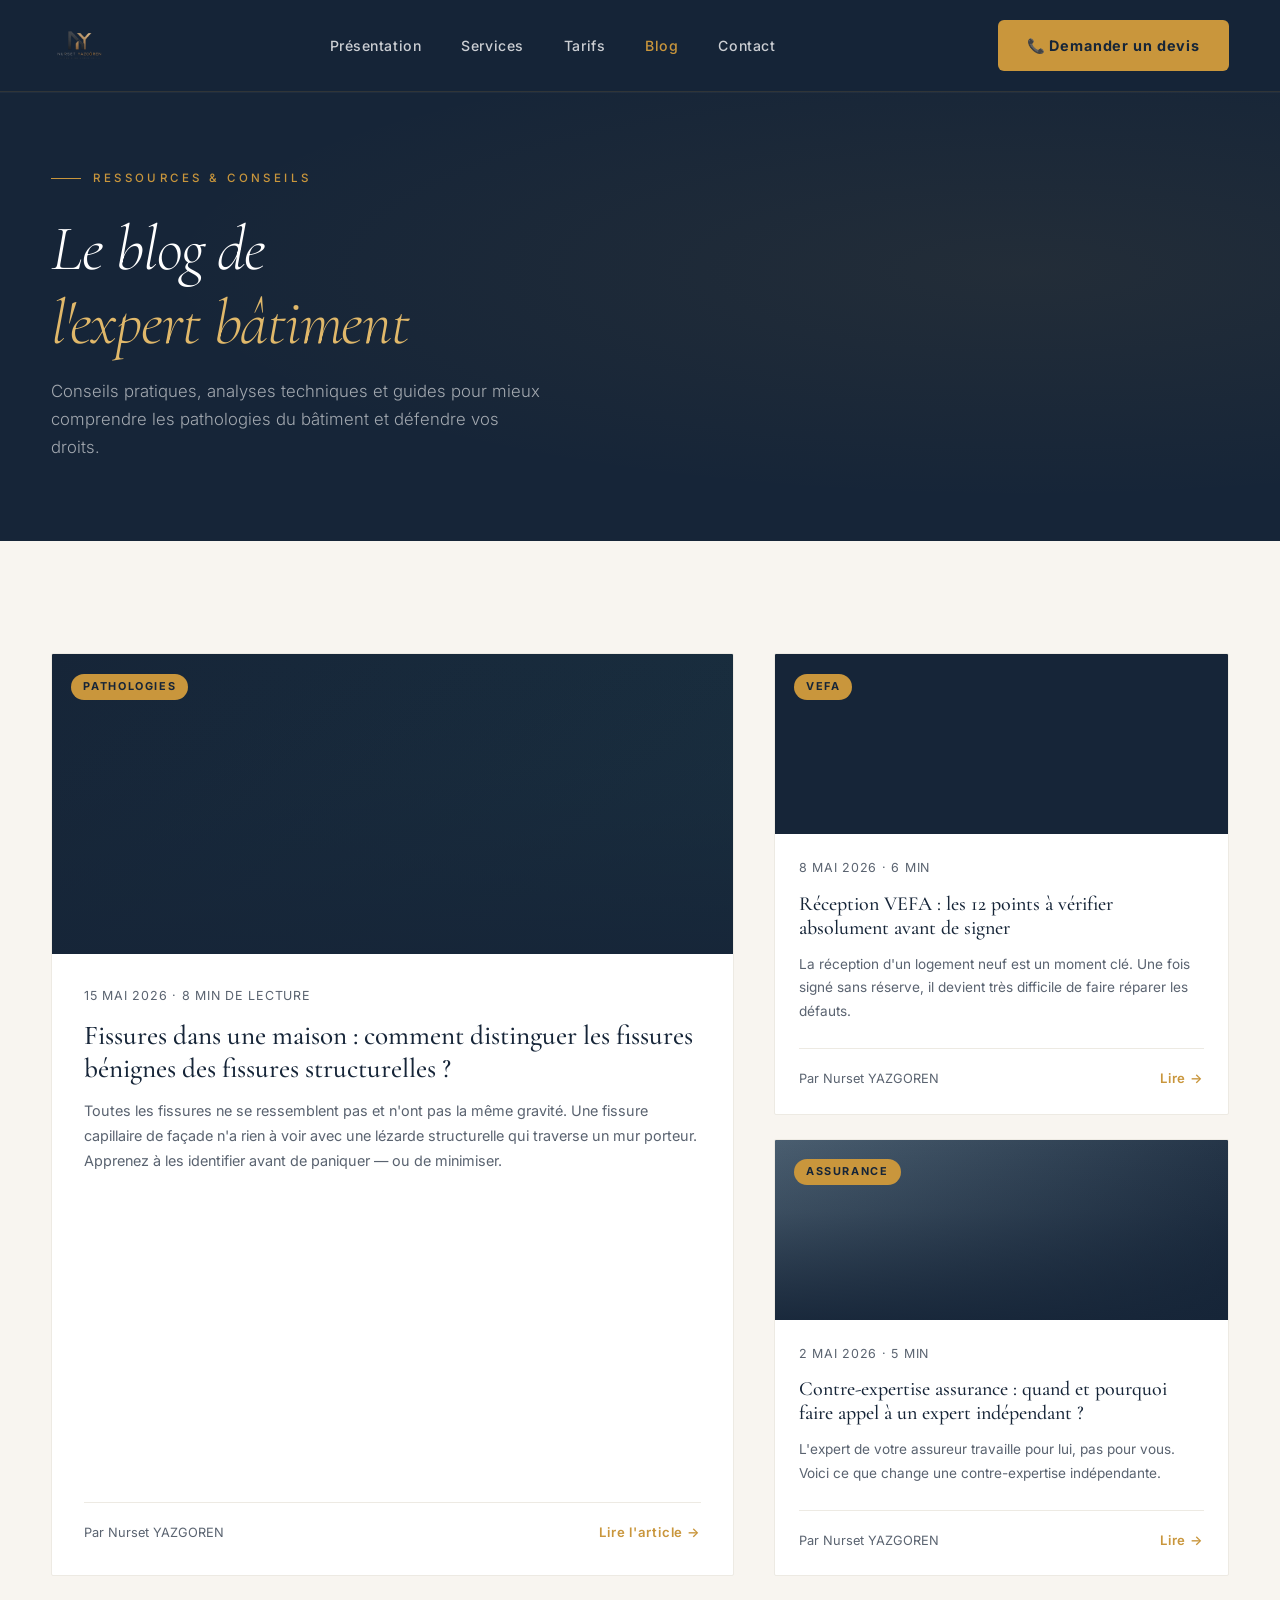
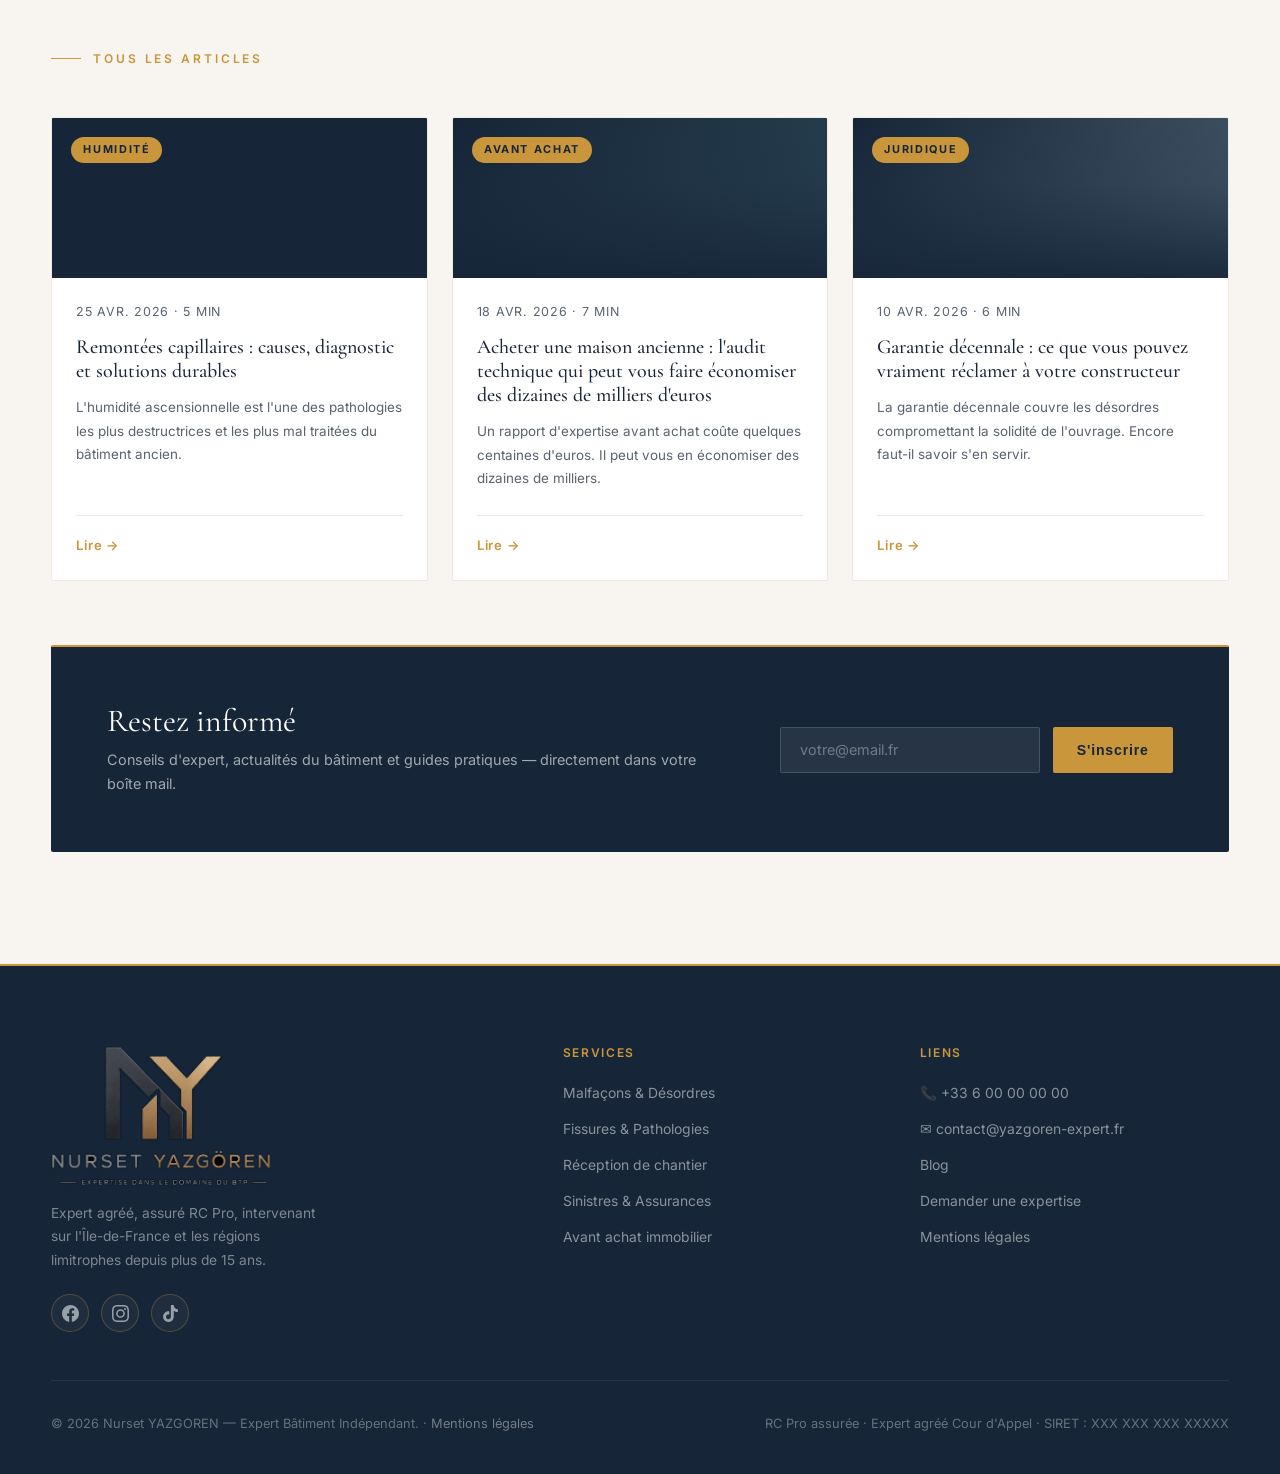
<file: blog.html>
<!DOCTYPE html>
<html lang="fr">
<head>
  <meta charset="UTF-8"/>
  <title>Blog Expertise Bâtiment — Conseils & Guides | Nurset YAZGOREN</title>
  <meta name="description" content="Conseils d'expert bâtiment, guides sur les fissures, malfaçons, VEFA et sinistres. Nurset YAZGOREN, expert indépendant dans l'Oise, le Val-d'Oise et la Somme.">
  <meta name="keywords" content="blog expert bâtiment, fissures maison, malfaçons construction, réception VEFA, contre-expertise assurance bâtiment, expert Oise Val-d'Oise Somme">
  <meta name="author" content="Nurset YAZGOREN">
  <meta name="robots" content="index, follow">
  <meta name="geo.region" content="FR-60 FR-95 FR-80">
  <meta name="geo.placename" content="Oise, Val-d'Oise, Somme">
  <link rel="canonical" href="https://www.yazgoren-expert.fr/">
  <!-- Open Graph -->
  <meta property="og:type" content="website">
  <meta property="og:title" content="Blog — Conseils Expertise Bâtiment | Nurset YAZGOREN">
  <meta property="og:description" content="Conseils d'expert bâtiment, guides sur les fissures, malfaçons, VEFA et sinistres. Nurset YAZGOREN, expert indépendant dans l'Oise, le Val-d'Oise et la Somme.">
  <meta property="og:locale" content="fr_FR">
  <meta property="og:site_name" content="Nurset YAZGOREN — Expert Bâtiment">
  <!-- Twitter Card -->
  <meta name="twitter:card" content="summary">
  <meta name="twitter:title" content="Blog — Conseils Expertise Bâtiment | Nurset YAZGOREN">
  <meta name="twitter:description" content="Conseils d'expert bâtiment, guides sur les fissures, malfaçons, VEFA et sinistres. Nurset YAZGOREN, expert indépendant dans l'Oise, le Val-d'Oise et la Somme.">
  <script type="application/ld+json">
    {
      "@context": "https://schema.org",
      "@type": "Blog",
      "name": "Blog — Nurset YAZGOREN Expert Bâtiment",
      "url": "https://www.yazgoren-expert.fr/blog.html",
      "author": {"@type": "Person", "name": "Nurset YAZGOREN"},
      "description": "Conseils et guides pratiques sur l'expertise bâtiment dans l'Oise, le Val-d'Oise et la Somme."
    }
  </script>
  <meta name="viewport" content="width=device-width,initial-scale=1.0"/>
  <link rel="preconnect" href="https://fonts.googleapis.com">
  <link rel="preconnect" href="https://fonts.gstatic.com" crossorigin>
  <link href="https://fonts.googleapis.com/css2?family=Cormorant+Garamond:ital,wght@0,300;0,400;0,500;0,600;0,700;1,300;1,400;1,500;1,600&family=Inter:wght@300;400;500;600&display=swap" rel="stylesheet">
  <link rel="stylesheet" href="css/style.css">
  <link rel="stylesheet" href="css/blog.css">
</head>
<body>
  <header>
    <div class="container navbar">
      <a href="index.html" class="logo-link">
        <img src="img/log1 .png" alt="Nurset YAZGÖREN — Expert Bâtiment BTP" class="logo-img-real">
      </a>
      <ul class="nav-links" id="navLinks">
        <li><a href="index.html#about">Présentation</a></li>
        <li><a href="index.html#services">Services</a></li>
        <li><a href="index.html#tarifs">Tarifs</a></li>
        <li><a href="blog.html" style="color:var(--gold);">Blog</a></li>
        <li><a href="contact.html">Contact</a></li>
      </ul>
      <a href="contact.html" class="btn-nav desktop">📞 Demander un devis</a>
      <button class="menu-toggle" id="menuToggle" aria-label="Menu"><span></span><span></span><span></span></button>
    </div>
  </header>

  <section class="page-hero">
    <div class="container page-hero-inner fade-up visible">
      <div class="page-eyebrow"><div class="line"></div><span>Ressources & Conseils</span></div>
      <h1>Le blog de<br><em style="color:var(--gold-light);">l'expert bâtiment</em></h1>
      <p>Conseils pratiques, analyses techniques et guides pour mieux comprendre les pathologies du bâtiment et défendre vos droits.</p>
    </div>
  </section>

  <section class="blog-section">
    <div class="container">

      <!-- Article en vedette -->
      <div class="blog-featured fade-up">
        <a href="#" class="article-featured">
          <div class="article-img" style="background:linear-gradient(135deg, #162538 0%, #1a3040 100%);">
            <div class="article-img-overlay"></div>
            <span class="article-cat">Pathologies</span>
          </div>
          <div class="article-body">
            <div class="article-meta">15 mai 2026 · 8 min de lecture</div>
            <h2 class="article-title">Fissures dans une maison : comment distinguer les fissures bénignes des fissures structurelles ?</h2>
            <p class="article-excerpt">Toutes les fissures ne se ressemblent pas et n'ont pas la même gravité. Une fissure capillaire de façade n'a rien à voir avec une lézarde structurelle qui traverse un mur porteur. Apprenez à les identifier avant de paniquer — ou de minimiser.</p>
            <div class="article-footer">
              <span class="article-author">Par Nurset YAZGOREN</span>
              <span class="article-link">Lire l'article →</span>
            </div>
          </div>
        </a>

        <div style="display:flex; flex-direction:column; gap:1.5rem;">
          <a href="#" class="article-featured">
            <div class="article-img article-img-sm" style="background:linear-gradient(135deg, #162538 0%, #162538 100%);">
              <div class="article-img-overlay"></div>
              <span class="article-cat">VEFA</span>
            </div>
            <div class="article-body article-body-sm">
              <div class="article-meta">8 mai 2026 · 6 min</div>
              <h2 class="article-title article-title-sm">Réception VEFA : les 12 points à vérifier absolument avant de signer</h2>
              <p class="article-excerpt" style="font-size:.85rem;">La réception d'un logement neuf est un moment clé. Une fois signé sans réserve, il devient très difficile de faire réparer les défauts.</p>
              <div class="article-footer">
                <span class="article-author">Par Nurset YAZGOREN</span>
                <span class="article-link">Lire →</span>
              </div>
            </div>
          </a>

          <a href="#" class="article-featured">
            <div class="article-img article-img-sm" style="background:linear-gradient(135deg, #4A5E70 0%, #162538 100%);">
              <div class="article-img-overlay"></div>
              <span class="article-cat">Assurance</span>
            </div>
            <div class="article-body article-body-sm">
              <div class="article-meta">2 mai 2026 · 5 min</div>
              <h2 class="article-title article-title-sm">Contre-expertise assurance : quand et pourquoi faire appel à un expert indépendant ?</h2>
              <p class="article-excerpt" style="font-size:.85rem;">L'expert de votre assureur travaille pour lui, pas pour vous. Voici ce que change une contre-expertise indépendante.</p>
              <div class="article-footer">
                <span class="article-author">Par Nurset YAZGOREN</span>
                <span class="article-link">Lire →</span>
              </div>
            </div>
          </a>
        </div>
      </div>

      <!-- Grille articles -->
      <div class="section-label fade-up">
        <div class="line"></div>
        <span>Tous les articles</span>
      </div>

      <div class="blog-grid fade-up" style="margin-top:2rem;">
        <a href="#" class="article-card">
          <div class="article-img" style="background:linear-gradient(135deg, #162538 0%, #162538 100%);">
            <div class="article-img-overlay"></div>
            <span class="article-cat">Humidité</span>
          </div>
          <div class="article-body article-body-sm">
            <div class="article-meta">25 avr. 2026 · 5 min</div>
            <h3 class="article-title article-title-sm">Remontées capillaires : causes, diagnostic et solutions durables</h3>
            <p class="article-excerpt" style="font-size:.84rem;">L'humidité ascensionnelle est l'une des pathologies les plus destructrices et les plus mal traitées du bâtiment ancien.</p>
            <div class="article-footer">
              <span class="article-link">Lire →</span>
            </div>
          </div>
        </a>

        <a href="#" class="article-card">
          <div class="article-img" style="background:linear-gradient(135deg, #162538 0%, #2a4555 100%);">
            <div class="article-img-overlay"></div>
            <span class="article-cat">Avant achat</span>
          </div>
          <div class="article-body article-body-sm">
            <div class="article-meta">18 avr. 2026 · 7 min</div>
            <h3 class="article-title article-title-sm">Acheter une maison ancienne : l'audit technique qui peut vous faire économiser des dizaines de milliers d'euros</h3>
            <p class="article-excerpt" style="font-size:.84rem;">Un rapport d'expertise avant achat coûte quelques centaines d'euros. Il peut vous en économiser des dizaines de milliers.</p>
            <div class="article-footer">
              <span class="article-link">Lire →</span>
            </div>
          </div>
        </a>

        <a href="#" class="article-card">
          <div class="article-img" style="background:linear-gradient(135deg, #162538 0%, #4A5E70 100%);">
            <div class="article-img-overlay"></div>
            <span class="article-cat">Juridique</span>
          </div>
          <div class="article-body article-body-sm">
            <div class="article-meta">10 avr. 2026 · 6 min</div>
            <h3 class="article-title article-title-sm">Garantie décennale : ce que vous pouvez vraiment réclamer à votre constructeur</h3>
            <p class="article-excerpt" style="font-size:.84rem;">La garantie décennale couvre les désordres compromettant la solidité de l'ouvrage. Encore faut-il savoir s'en servir.</p>
            <div class="article-footer">
              <span class="article-link">Lire →</span>
            </div>
          </div>
        </a>
      </div>

      <!-- Newsletter -->
      <div class="newsletter-box fade-up">
        <div>
          <h3>Restez informé</h3>
          <p>Conseils d'expert, actualités du bâtiment et guides pratiques — directement dans votre boîte mail.</p>
        </div>
        <div class="newsletter-form">
          <input type="email" placeholder="votre@email.fr">
          <button>S'inscrire</button>
        </div>
      </div>

    </div>
  </section>

  <footer>
    <div class="container">
      <div class="footer-top">
        <div class="footer-brand"><div class="footer-logo-crop"><img src="img/log1 .png" alt="Nurset YAZGÖREN" class="logo-img-footer-real"></div><p>Expert agréé, assuré RC Pro, intervenant sur l'Île-de-France et les régions limitrophes depuis plus de 15 ans.</p>
          <div class="footer-social">
            <a href="https://www.facebook.com/" target="_blank" rel="noopener" aria-label="Facebook"><svg viewBox="0 0 24 24" xmlns="http://www.w3.org/2000/svg"><path d="M24 12.073C24 5.405 18.627 0 12 0S0 5.405 0 12.073C0 18.1 4.388 23.094 10.125 24v-8.437H7.078v-3.49h3.047v-2.66c0-3.025 1.791-4.697 4.533-4.697 1.312 0 2.686.236 2.686.236v2.97h-1.513c-1.491 0-1.956.93-1.956 1.887v2.264h3.328l-.532 3.49h-2.796V24C19.612 23.094 24 18.1 24 12.073z"/></svg></a>
            <a href="https://www.instagram.com/" target="_blank" rel="noopener" aria-label="Instagram"><svg viewBox="0 0 24 24" xmlns="http://www.w3.org/2000/svg"><path d="M12 2.163c3.204 0 3.584.012 4.85.07 3.252.148 4.771 1.691 4.919 4.919.058 1.265.069 1.645.069 4.849 0 3.205-.012 3.584-.069 4.849-.149 3.225-1.664 4.771-4.919 4.919-1.266.058-1.644.07-4.85.07-3.204 0-3.584-.012-4.849-.07-3.26-.149-4.771-1.699-4.919-4.92-.058-1.265-.07-1.644-.07-4.849 0-3.204.013-3.583.07-4.849.149-3.227 1.664-4.771 4.919-4.919 1.266-.057 1.645-.069 4.849-.069zM12 0C8.741 0 8.333.014 7.053.072 2.695.272.273 2.69.073 7.052.014 8.333 0 8.741 0 12c0 3.259.014 3.668.072 4.948.2 4.358 2.618 6.78 6.98 6.98C8.333 23.986 8.741 24 12 24c3.259 0 3.668-.014 4.948-.072 4.354-.2 6.782-2.618 6.979-6.98.059-1.28.073-1.689.073-4.948 0-3.259-.014-3.667-.072-4.947-.196-4.354-2.617-6.78-6.979-6.98C15.668.014 15.259 0 12 0zm0 5.838a6.162 6.162 0 100 12.324 6.162 6.162 0 000-12.324zM12 16a4 4 0 110-8 4 4 0 010 8zm6.406-11.845a1.44 1.44 0 100 2.881 1.44 1.44 0 000-2.881z"/></svg></a>
            <a href="https://www.tiktok.com/" target="_blank" rel="noopener" aria-label="TikTok"><svg viewBox="0 0 24 24" xmlns="http://www.w3.org/2000/svg"><path d="M12.525.02c1.31-.02 2.61-.01 3.91-.02.08 1.53.63 3.09 1.75 4.17 1.12 1.11 2.7 1.62 4.24 1.79v4.03c-1.44-.05-2.89-.35-4.2-.97-.57-.26-1.1-.59-1.62-.93-.01 2.92.01 5.84-.02 8.75-.08 1.4-.54 2.79-1.35 3.94-1.31 1.92-3.58 3.17-5.91 3.21-1.43.08-2.86-.31-4.08-1.03-2.02-1.19-3.44-3.37-3.65-5.71-.02-.5-.03-1-.01-1.49.18-1.9 1.12-3.72 2.58-4.96 1.66-1.44 3.98-2.13 6.15-1.72.02 1.48-.04 2.96-.04 4.44-.99-.32-2.15-.23-3.02.37-.63.41-1.11 1.04-1.36 1.75-.21.51-.15 1.07-.14 1.61.24 1.64 1.82 3.02 3.5 2.87 1.12-.01 2.19-.66 2.77-1.61.19-.33.4-.67.41-1.06.1-1.79.06-3.57.07-5.36.01-4.03-.01-8.05.02-12.07z"/></svg></a>
          </div>
        </div>
        <div class="footer-col"><h2>Services</h2><ul>
          <li><a href="index.html#services">Malfaçons & Désordres</a></li>
          <li><a href="index.html#services">Fissures & Pathologies</a></li>
          <li><a href="index.html#services">Réception de chantier</a></li>
          <li><a href="index.html#services">Sinistres & Assurances</a></li>
          <li><a href="index.html#services">Avant achat immobilier</a></li>
        </ul></div>
        <div class="footer-col"><h2>Liens</h2><ul>
          <li><a href="tel:+33600000000">📞 +33 6 00 00 00 00</a></li>
          <li><a href="mailto:contact@yazgoren-expert.fr">✉ contact@yazgoren-expert.fr</a></li>
          <li><a href="blog.html">Blog</a></li>
          <li><a href="contact.html">Demander une expertise</a></li>
          <li><a href="mentions-legales.html">Mentions légales</a></li>
        </ul></div>
      </div>
      <div class="footer-bottom">
        <p>© 2026 Nurset YAZGOREN — Expert Bâtiment Indépendant. · <a href="mentions-legales.html" style="color:rgba(255,255,255,0.4);text-decoration:none;">Mentions légales</a></p>
        <p>RC Pro assurée · Expert agréé Cour d'Appel · SIRET : XXX XXX XXX XXXXX</p>
      </div>
    </div>
  </footer>
  <script>
        const menuToggle = document.getElementById('menuToggle');
    const navLinks = document.getElementById('navLinks');

    if (menuToggle && navLinks) {
      menuToggle.addEventListener('click', (e) => {
        e.stopPropagation();
        navLinks.classList.toggle('open');
        const spans = menuToggle.querySelectorAll('span');
        if (navLinks.classList.contains('open')) {
          spans[0].style.cssText = 'transform:translateY(7px) rotate(45deg)';
          spans[1].style.cssText = 'opacity:0; transform:scaleX(0)';
          spans[2].style.cssText = 'transform:translateY(-7px) rotate(-45deg)';
        } else {
          spans[0].style.cssText = '';
          spans[1].style.cssText = '';
          spans[2].style.cssText = '';
        }
      });
      navLinks.querySelectorAll('a').forEach(a => {
        a.addEventListener('click', () => {
          navLinks.classList.remove('open');
          menuToggle.querySelectorAll('span').forEach(s => s.style.cssText = '');
        });
      });
      document.addEventListener('click', (e) => {
        if (!menuToggle.contains(e.target) && !navLinks.contains(e.target)) {
          navLinks.classList.remove('open');
          menuToggle.querySelectorAll('span').forEach(s => s.style.cssText = '');
        }
      });
    }
    const obs=new IntersectionObserver(e=>{e.forEach(x=>{if(x.isIntersecting){x.target.classList.add('visible');obs.unobserve(x.target);}});},{threshold:.1});
    document.querySelectorAll('.fade-up').forEach(el=>obs.observe(el));
    const hdr=document.querySelector('header');
    window.addEventListener('scroll',()=>{hdr.style.background=window.scrollY>60?'rgba(22,37,56,0.99)':'rgba(22,37,56,0.97)';});
  </script>
</body>
</html>
</file>
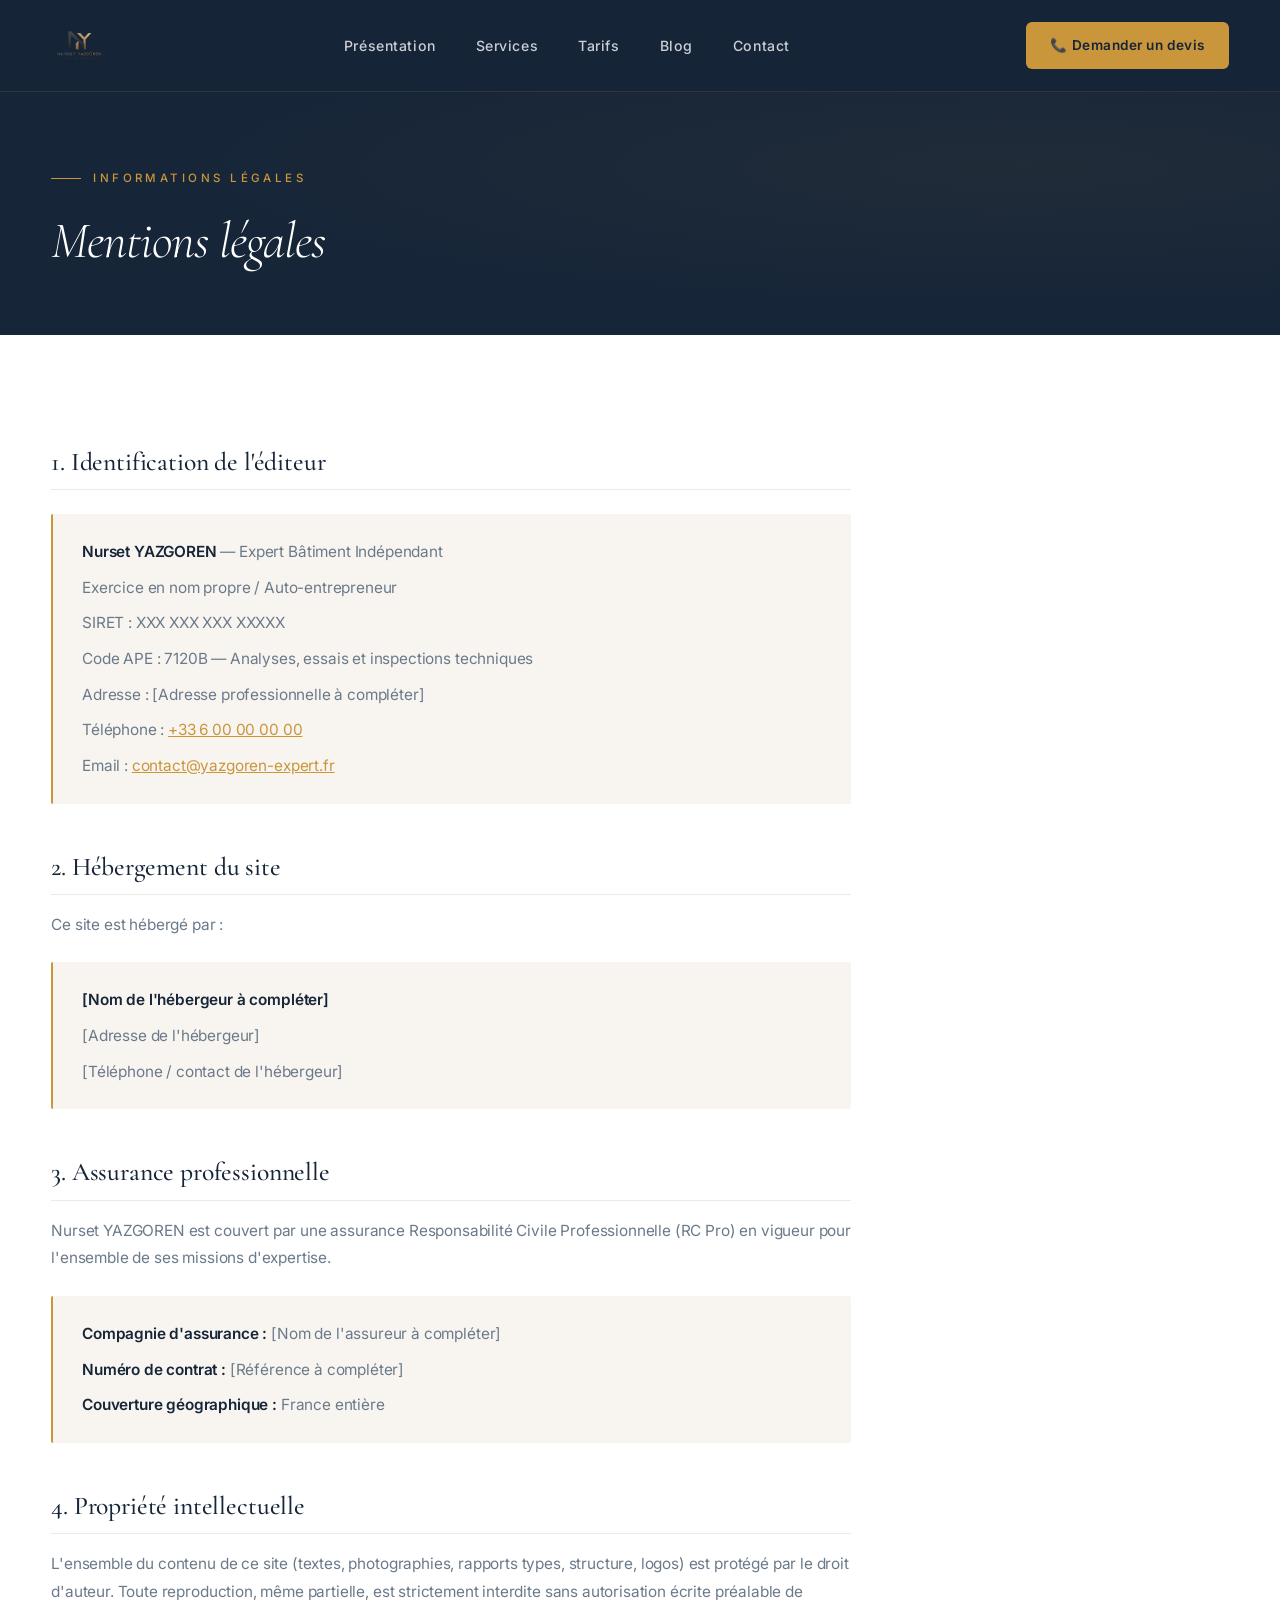
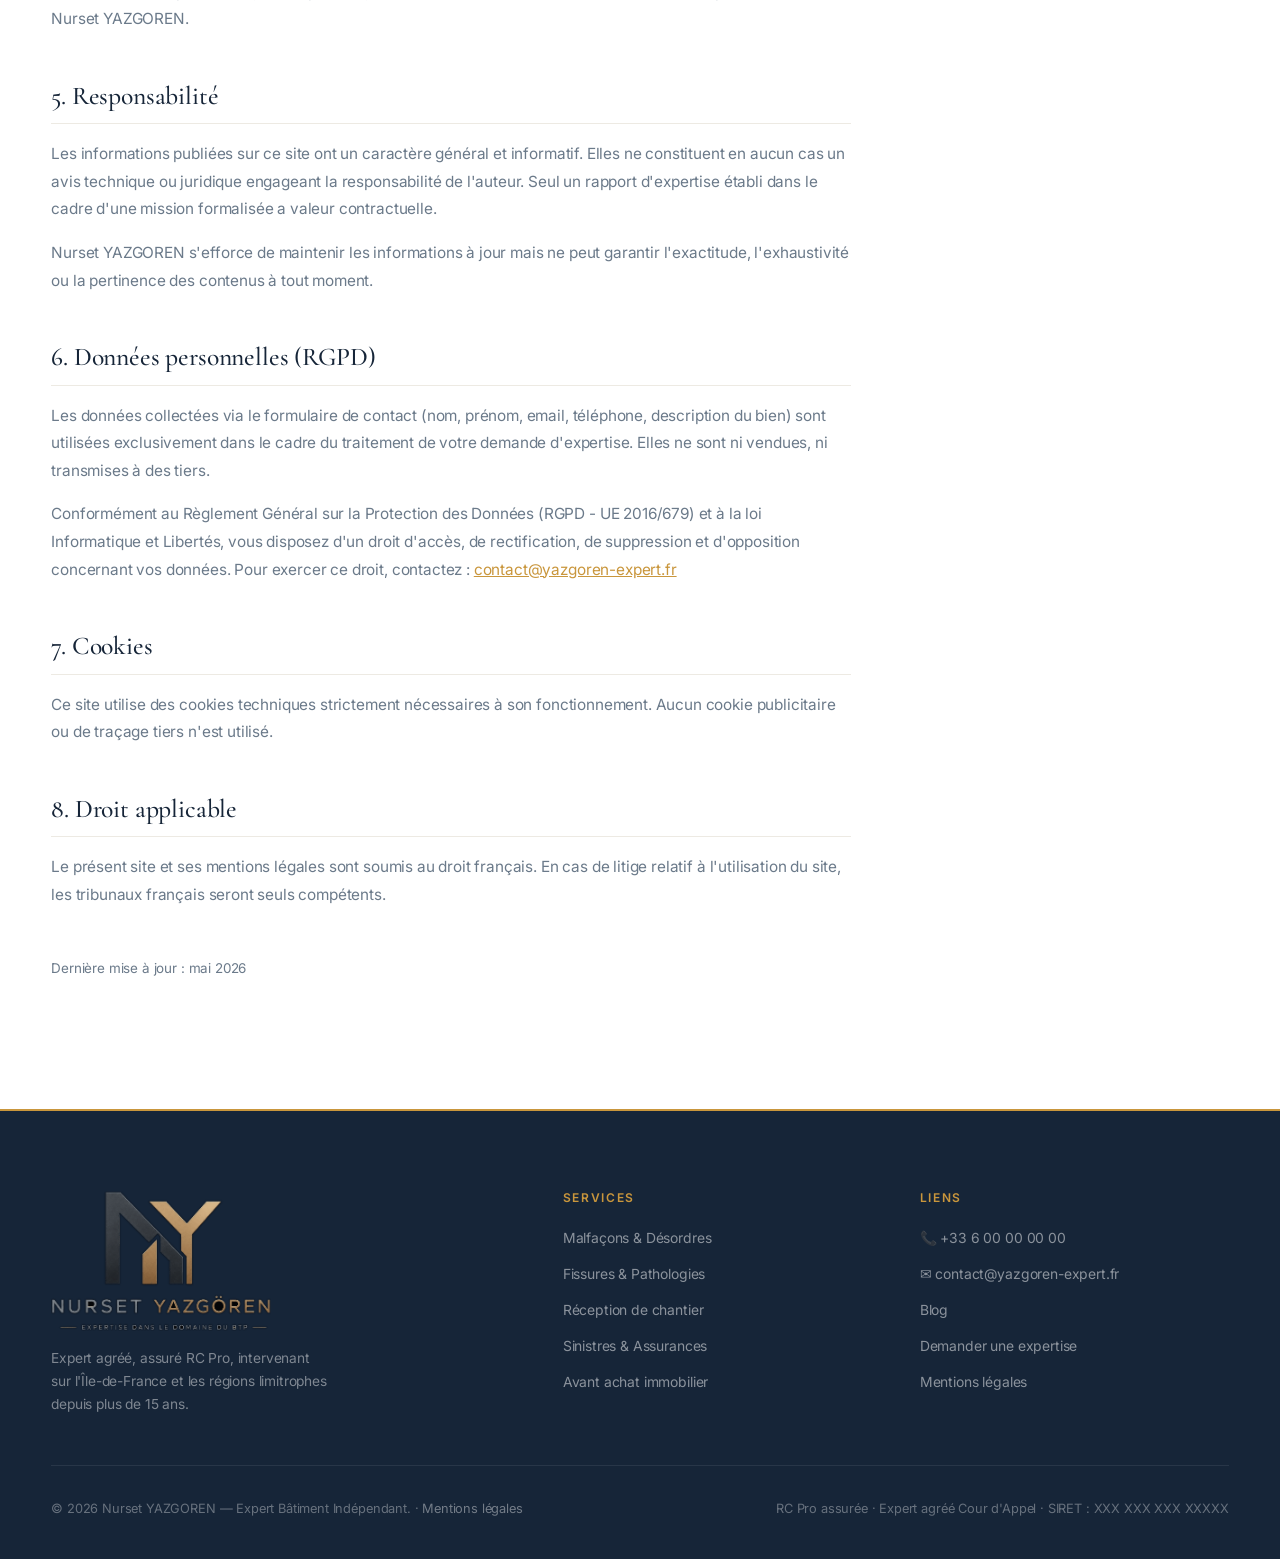
<file: mentions-legal.html>
<!DOCTYPE html>
<html lang="fr">
<head>
  <meta charset="UTF-8"/>
  <title>Mentions Légales — Nurset YAZGOREN Expert Bâtiment</title>
  <meta name="description" content="Mentions légales du cabinet d'expertise bâtiment Nurset YAZGOREN, intervenant dans l'Oise (60), le Val-d'Oise (95) et la Somme (80).">
  <meta name="keywords" content="mentions légales expert bâtiment, Nurset YAZGOREN">
  <meta name="author" content="Nurset YAZGOREN">
  <meta name="robots" content="index, follow">
  <meta name="geo.region" content="FR-60 FR-95 FR-80">
  <meta name="geo.placename" content="Oise, Val-d'Oise, Somme">
  <link rel="canonical" href="https://www.yazgoren-expert.fr/">
  <!-- Open Graph -->
  <meta property="og:type" content="website">
  <meta property="og:title" content="Mentions légales — Nurset YAZGOREN Expert Bâtiment">
  <meta property="og:description" content="Mentions légales du cabinet d'expertise bâtiment Nurset YAZGOREN, intervenant dans l'Oise (60), le Val-d'Oise (95) et la Somme (80).">
  <meta property="og:locale" content="fr_FR">
  <meta property="og:site_name" content="Nurset YAZGOREN — Expert Bâtiment">
  <!-- Twitter Card -->
  <meta name="twitter:card" content="summary">
  <meta name="twitter:title" content="Mentions légales — Nurset YAZGOREN Expert Bâtiment">
  <meta name="twitter:description" content="Mentions légales du cabinet d'expertise bâtiment Nurset YAZGOREN, intervenant dans l'Oise (60), le Val-d'Oise (95) et la Somme (80).">
  <meta name="viewport" content="width=device-width,initial-scale=1.0"/>
  <link rel="preconnect" href="https://fonts.googleapis.com">
  <link rel="preconnect" href="https://fonts.gstatic.com" crossorigin>
  <link href="https://fonts.googleapis.com/css2?family=Cormorant+Garamond:ital,wght@0,300;0,400;0,500;0,600;0,700;1,300;1,400;1,500;1,600&family=Inter:wght@300;400;500;600&display=swap" rel="stylesheet">
  <style>
    :root {
      --navy: #162538; --navy-mid: #162538; --navy-light: #162538;
      --gold: #C9963C; --gold-light: #E0B86A; --gold-pale: #F2EBD9;
      --stone: #F8F5F0; --white: #FFFFFF; --text: #3A3A3A; --text-muted: #6B7A8A; --border: #EDEAE3;
      --shadow-sm: 0 1px 3px rgba(22,37,56,0.06);
      --shadow-md: 0 4px 16px rgba(22,37,56,0.08), 0 2px 6px rgba(22,37,56,0.05);
      --shadow-lg: 0 20px 48px rgba(22,37,56,0.10), 0 8px 20px rgba(22,37,56,0.06);
      --shadow-gold: 0 8px 32px rgba(201,150,60,0.18);
    }
    *, *::before, *::after { margin: 0; padding: 0; box-sizing: border-box; }
    html { scroll-behavior: smooth; }
    body { font-family: 'Inter', sans-serif; background: var(--stone); color: var(--text); line-height: 1.65; overflow-x: hidden; -webkit-font-smoothing: antialiased; letter-spacing: -0.01em; }
    h1,h2,h3,h4 { font-family: 'Cormorant Garamond', serif; line-height: 1.15; }
    img { display: block; width: 100%; }
    a { transition: color .2s ease; }
    .container { width: min(1180px, 92%); margin: auto; }
    section { padding: 7rem 0; }
    .section-label { display:inline-flex; align-items:center; gap:.75rem; margin-bottom:1rem; }
    .section-label .line { width:30px; height:1px; background:var(--gold); }
    .section-label span { font-size:.75rem; letter-spacing:.24em; color:var(--gold); text-transform:uppercase; font-weight:600; }
    .fade-up { opacity:0; transform:translateY(28px); transition:opacity .7s ease, transform .7s ease; }
    .fade-up.visible { opacity:1; transform:translateY(0); }

    header { position:fixed; top:0; left:0; width:100%; z-index:1000; background:rgba(22,37,56,0.97); backdrop-filter:blur(16px); border-bottom:1px solid rgba(201,150,60,0.15); transition:all .3s; }
    .navbar { display:flex; justify-content:space-between; align-items:center; padding:1.1rem 0; }
    .logo-link { text-decoration:none; display:flex; align-items:center; }
    .logo-svg { height:52px; width:auto; }
    .logo-svg-footer { height:64px; width:auto; margin-bottom:1rem; }
    .nav-links { display:flex; gap:2.5rem; list-style:none; }
    .nav-links a { text-decoration:none; color:rgba(255,255,255,0.78); font-size:.88rem; font-weight:500; letter-spacing:.04em; transition:color .25s; }
    .nav-links a:hover { color:var(--gold-light); }
    .btn-nav { display:inline-flex; align-items:center; gap:.5rem; padding:.75rem 1.5rem; background:var(--gold); color:var(--navy); font-family:'Inter',sans-serif; font-size:.85rem; font-weight:600; border:none; border-radius:6px; cursor:pointer; text-decoration:none; letter-spacing:.04em; transition:all .25s; }
    .btn-nav:hover { background:var(--gold-light); transform:translateY(-1px); box-shadow:0 6px 20px rgba(201,150,60,.35); }
    .menu-toggle { display:none; background:none; border:none; cursor:pointer; flex-direction:column; gap:5px; }
    .menu-toggle span { display:block; width:24px; height:2px; background:var(--white); }
    footer { background:var(--navy); padding:5rem 0 2.5rem; border-top:2px solid var(--gold); }
    .footer-top { display:grid; grid-template-columns:1.5fr 1fr 1fr; gap:3rem; margin-bottom:3rem; }
    .footer-brand p { margin-top:1rem; font-size:.86rem; color:rgba(255,255,255,0.45); max-width:280px; line-height:1.7; }
    .footer-col h4 { font-family:'Inter',sans-serif; font-size:.75rem; font-weight:600; color:var(--gold); text-transform:uppercase; letter-spacing:.14em; margin-bottom:1.2rem; }
    .footer-col ul { list-style:none; display:flex; flex-direction:column; gap:.6rem; }
    .footer-col ul a { font-size:.87rem; color:rgba(255,255,255,0.5); text-decoration:none; transition:color .2s; }
    .footer-col ul a:hover { color:rgba(255,255,255,0.9); }
    .footer-bottom { padding-top:2rem; border-top:1px solid rgba(255,255,255,.08); display:flex; justify-content:space-between; align-items:center; }
    .footer-bottom p { font-size:.8rem; color:rgba(255,255,255,.35); }
    @media(max-width:860px){ .footer-top{grid-template-columns:1fr;} .footer-bottom{flex-direction:column;gap:.5rem;text-align:center;} }
    @media(max-width:640px){ .nav-links{display:none;flex-direction:column;position:absolute;top:100%;left:0;width:100%;background:var(--navy);padding:1.5rem;gap:1.2rem;} .nav-links.open{display:flex;} .menu-toggle{display:flex;} .btn-nav.desktop{display:none;} }

    .page-hero { padding:10rem 0 4rem; background:var(--navy); position:relative; }
    .page-hero::before { content:''; position:absolute; inset:0; background:radial-gradient(ellipse at 80% 50%, rgba(201,150,60,0.06) 0%, transparent 60%); }
    .page-hero-inner { position:relative; z-index:1; }
    .page-eyebrow { display:inline-flex; align-items:center; gap:.75rem; margin-bottom:1.5rem; }
    .page-eyebrow .line { width:30px; height:1px; background:var(--gold); }
    .page-eyebrow span { font-size:.72rem; letter-spacing:.3em; color:var(--gold); text-transform:uppercase; font-weight:500; }
    .page-hero h1 { font-size:clamp(2.4rem,4vw,4rem); color:var(--white); font-weight:300; font-style:italic; letter-spacing:-.02em; }

    .mentions-section { background:var(--white); }
    .mentions-content { max-width:800px; }

    .mentions-content h2 {
      font-size:1.6rem; color:var(--navy); font-weight:500;
      margin:3rem 0 1rem; padding-bottom:.8rem;
      border-bottom:1px solid var(--border);
    }
    .mentions-content h2:first-of-type { margin-top:0; }

    .mentions-content p { color:var(--text-muted); font-size:.96rem; line-height:1.8; margin-bottom:1rem; }
    .mentions-content strong { color:var(--navy); font-weight:600; }
    .mentions-content a { color:var(--gold); }

    .info-block {
      background:var(--stone); border-left:2px solid var(--gold);
      padding:1.5rem 1.8rem; border-radius:2px; margin:1.5rem 0;
    }
    .info-block p { margin:0; }
    .info-block p + p { margin-top:.5rem; }

    .logo-img-real { height: 56px; width: auto; display: block; object-fit: contain; }
    .footer-logo-crop { width:220px; height:140px; overflow:hidden; margin-bottom:1rem; }
    .logo-img-footer-real { width:283px; height:auto; display:block; object-fit:contain; margin-left:-33px; margin-top:-66px; }

    @media(max-width:640px){
      .logo-img-real { height:48px; }
      .footer-logo-crop { width:190px; height:121px; }
      .logo-img-footer-real { width:245px; margin-left:-29px; margin-top:-57px; }
    }

  </style>
</head>
<body>
  <header>
    <div class="container navbar">
      <a href="index.html" class="logo-link">
        <img src="img/log1 .png" alt="Nurset YAZGÖREN — Expert Bâtiment BTP" class="logo-img-real">
      </a>
      <ul class="nav-links" id="navLinks">
        <li><a href="index.html#about">Présentation</a></li>
        <li><a href="index.html#services">Services</a></li>
        <li><a href="index.html#tarifs">Tarifs</a></li>
        <li><a href="blog.html">Blog</a></li>
        <li><a href="contact.html">Contact</a></li>
      </ul>
      <a href="contact.html" class="btn-nav desktop">📞 Demander un devis</a>
      <button class="menu-toggle" id="menuToggle" aria-label="Menu"><span></span><span></span><span></span></button>
    </div>
  </header>

  <section class="page-hero">
    <div class="container page-hero-inner">
      <div class="page-eyebrow"><div class="line"></div><span>Informations légales</span></div>
      <h1>Mentions légales</h1>
    </div>
  </section>

  <section class="mentions-section">
    <div class="container">
      <div class="mentions-content fade-up visible">

        <h2>1. Identification de l'éditeur</h2>
        <div class="info-block">
          <p><strong>Nurset YAZGOREN</strong> — Expert Bâtiment Indépendant</p>
          <p>Exercice en nom propre / Auto-entrepreneur</p>
          <p>SIRET : XXX XXX XXX XXXXX</p>
          <p>Code APE : 7120B — Analyses, essais et inspections techniques</p>
          <p>Adresse : [Adresse professionnelle à compléter]</p>
          <p>Téléphone : <a href="tel:+33600000000">+33 6 00 00 00 00</a></p>
          <p>Email : <a href="mailto:contact@yazgoren-expert.fr">contact@yazgoren-expert.fr</a></p>
        </div>

        <h2>2. Hébergement du site</h2>
        <p>Ce site est hébergé par :</p>
        <div class="info-block">
          <p><strong>[Nom de l'hébergeur à compléter]</strong></p>
          <p>[Adresse de l'hébergeur]</p>
          <p>[Téléphone / contact de l'hébergeur]</p>
        </div>

        <h2>3. Assurance professionnelle</h2>
        <p>Nurset YAZGOREN est couvert par une assurance Responsabilité Civile Professionnelle (RC Pro) en vigueur pour l'ensemble de ses missions d'expertise.</p>
        <div class="info-block">
          <p><strong>Compagnie d'assurance :</strong> [Nom de l'assureur à compléter]</p>
          <p><strong>Numéro de contrat :</strong> [Référence à compléter]</p>
          <p><strong>Couverture géographique :</strong> France entière</p>
        </div>

        <h2>4. Propriété intellectuelle</h2>
        <p>L'ensemble du contenu de ce site (textes, photographies, rapports types, structure, logos) est protégé par le droit d'auteur. Toute reproduction, même partielle, est strictement interdite sans autorisation écrite préalable de Nurset YAZGOREN.</p>

        <h2>5. Responsabilité</h2>
        <p>Les informations publiées sur ce site ont un caractère général et informatif. Elles ne constituent en aucun cas un avis technique ou juridique engageant la responsabilité de l'auteur. Seul un rapport d'expertise établi dans le cadre d'une mission formalisée a valeur contractuelle.</p>
        <p>Nurset YAZGOREN s'efforce de maintenir les informations à jour mais ne peut garantir l'exactitude, l'exhaustivité ou la pertinence des contenus à tout moment.</p>

        <h2>6. Données personnelles (RGPD)</h2>
        <p>Les données collectées via le formulaire de contact (nom, prénom, email, téléphone, description du bien) sont utilisées exclusivement dans le cadre du traitement de votre demande d'expertise. Elles ne sont ni vendues, ni transmises à des tiers.</p>
        <p>Conformément au Règlement Général sur la Protection des Données (RGPD - UE 2016/679) et à la loi Informatique et Libertés, vous disposez d'un droit d'accès, de rectification, de suppression et d'opposition concernant vos données. Pour exercer ce droit, contactez : <a href="mailto:contact@yazgoren-expert.fr">contact@yazgoren-expert.fr</a></p>

        <h2>7. Cookies</h2>
        <p>Ce site utilise des cookies techniques strictement nécessaires à son fonctionnement. Aucun cookie publicitaire ou de traçage tiers n'est utilisé.</p>

        <h2>8. Droit applicable</h2>
        <p>Le présent site et ses mentions légales sont soumis au droit français. En cas de litige relatif à l'utilisation du site, les tribunaux français seront seuls compétents.</p>
        <p style="margin-top:3rem; font-size:.84rem; color:var(--text-muted);">Dernière mise à jour : mai 2026</p>

      </div>
    </div>
  </section>

  <footer>
    <div class="container">
      <div class="footer-top">
        <div class="footer-brand"><div class="footer-logo-crop"><img src="img/log1 .png" alt="Nurset YAZGÖREN" class="logo-img-footer-real"></div><p>Expert agréé, assuré RC Pro, intervenant sur l'Île-de-France et les régions limitrophes depuis plus de 15 ans.</p></div>
        <div class="footer-col"><h4>Services</h4><ul>
          <li><a href="index.html#services">Malfaçons & Désordres</a></li>
          <li><a href="index.html#services">Fissures & Pathologies</a></li>
          <li><a href="index.html#services">Réception de chantier</a></li>
          <li><a href="index.html#services">Sinistres & Assurances</a></li>
          <li><a href="index.html#services">Avant achat immobilier</a></li>
        </ul></div>
        <div class="footer-col"><h4>Liens</h4><ul>
          <li><a href="tel:+33600000000">📞 +33 6 00 00 00 00</a></li>
          <li><a href="mailto:contact@yazgoren-expert.fr">✉ contact@yazgoren-expert.fr</a></li>
          <li><a href="blog.html">Blog</a></li>
          <li><a href="contact.html">Demander une expertise</a></li>
          <li><a href="mentions-legales.html">Mentions légales</a></li>
        </ul></div>
      </div>
      <div class="footer-bottom">
        <p>© 2026 Nurset YAZGOREN — Expert Bâtiment Indépendant. · <a href="mentions-legales.html" style="color:rgba(255,255,255,0.4);text-decoration:none;">Mentions légales</a></p>
        <p>RC Pro assurée · Expert agréé Cour d'Appel · SIRET : XXX XXX XXX XXXXX</p>
      </div>
    </div>
  </footer>
  <script>
        const menuToggle = document.getElementById('menuToggle');
    const navLinks = document.getElementById('navLinks');

    if (menuToggle && navLinks) {
      menuToggle.addEventListener('click', (e) => {
        e.stopPropagation();
        navLinks.classList.toggle('open');
        const spans = menuToggle.querySelectorAll('span');
        if (navLinks.classList.contains('open')) {
          spans[0].style.cssText = 'transform:translateY(7px) rotate(45deg)';
          spans[1].style.cssText = 'opacity:0; transform:scaleX(0)';
          spans[2].style.cssText = 'transform:translateY(-7px) rotate(-45deg)';
        } else {
          spans[0].style.cssText = '';
          spans[1].style.cssText = '';
          spans[2].style.cssText = '';
        }
      });
      navLinks.querySelectorAll('a').forEach(a => {
        a.addEventListener('click', () => {
          navLinks.classList.remove('open');
          menuToggle.querySelectorAll('span').forEach(s => s.style.cssText = '');
        });
      });
      document.addEventListener('click', (e) => {
        if (!menuToggle.contains(e.target) && !navLinks.contains(e.target)) {
          navLinks.classList.remove('open');
          menuToggle.querySelectorAll('span').forEach(s => s.style.cssText = '');
        }
      });
    }
    const obs=new IntersectionObserver(e=>{e.forEach(x=>{if(x.isIntersecting){x.target.classList.add('visible');obs.unobserve(x.target);}});},{threshold:.1});
    document.querySelectorAll('.fade-up').forEach(el=>obs.observe(el));
    const hdr=document.querySelector('header');
    window.addEventListener('scroll',()=>{hdr.style.background=window.scrollY>60?'rgba(22,37,56,0.99)':'rgba(22,37,56,0.97)';});
  </script>
</body>
</html>
</file>
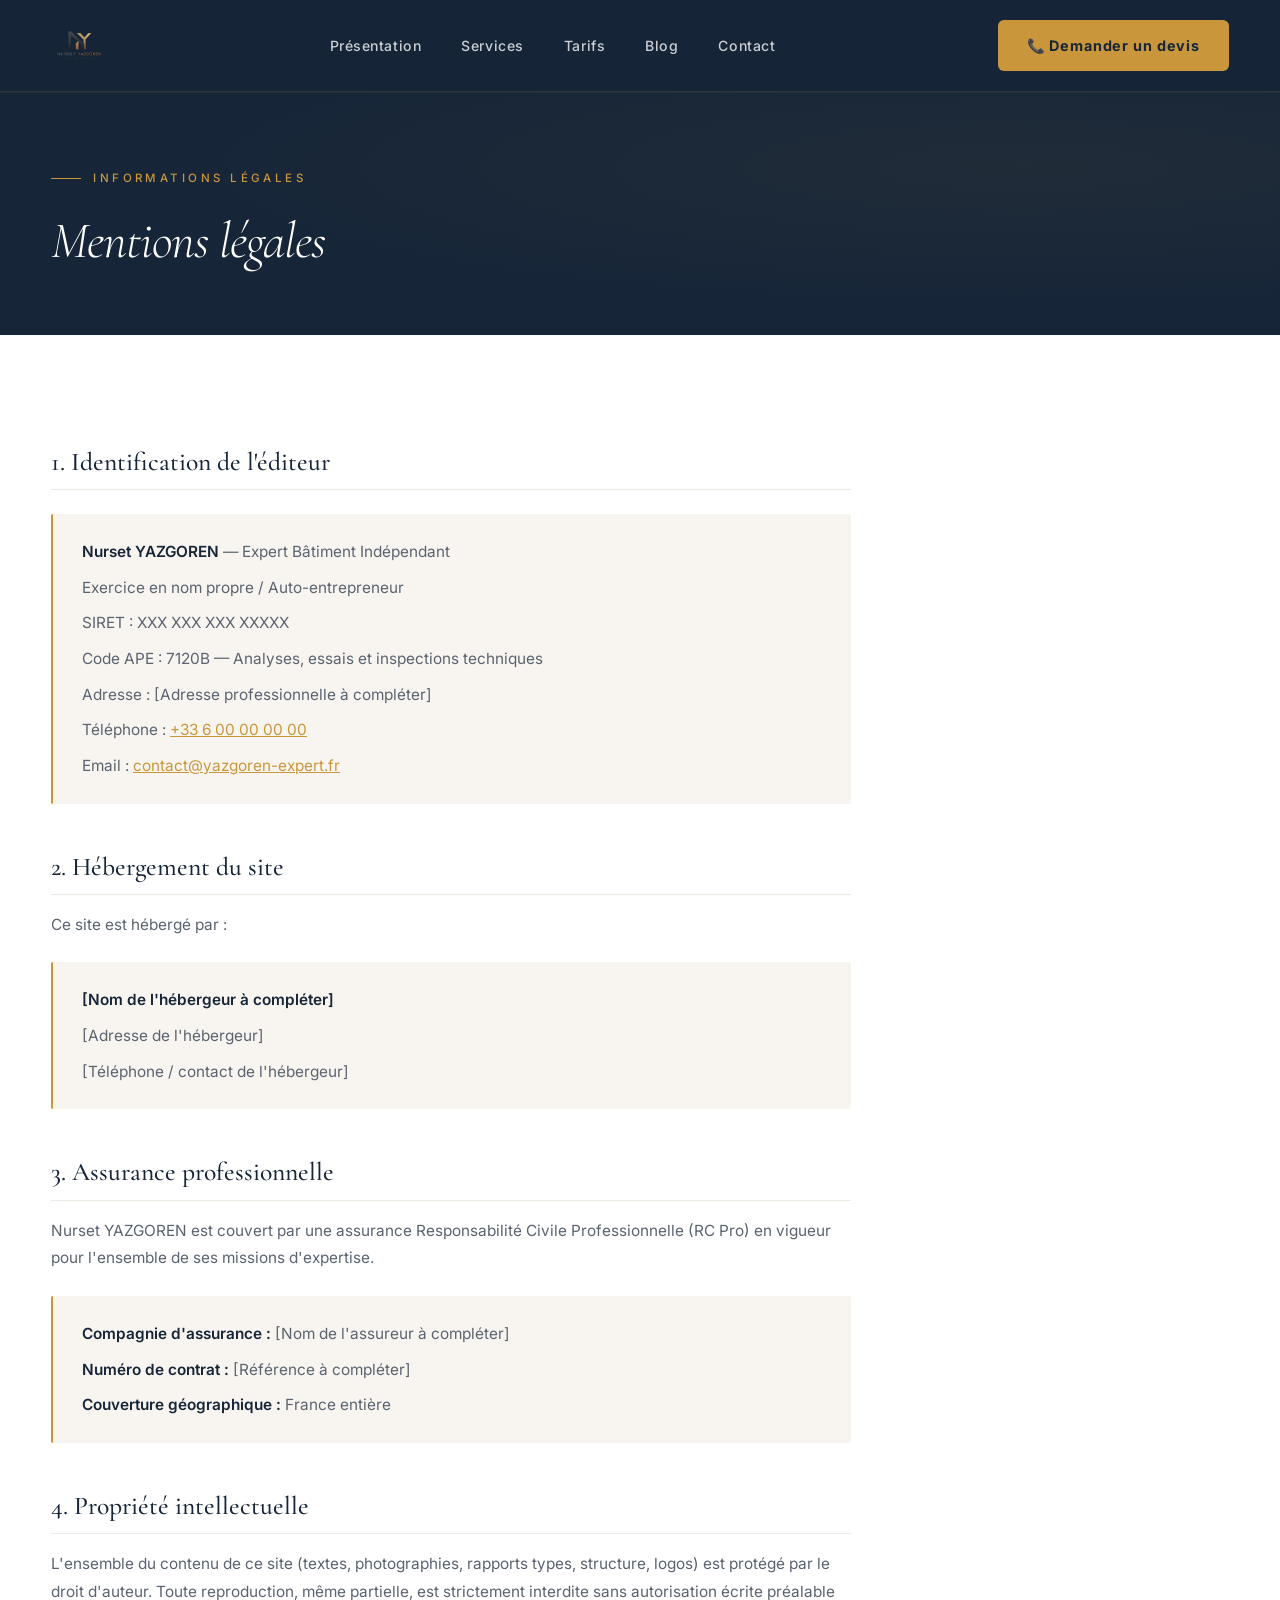
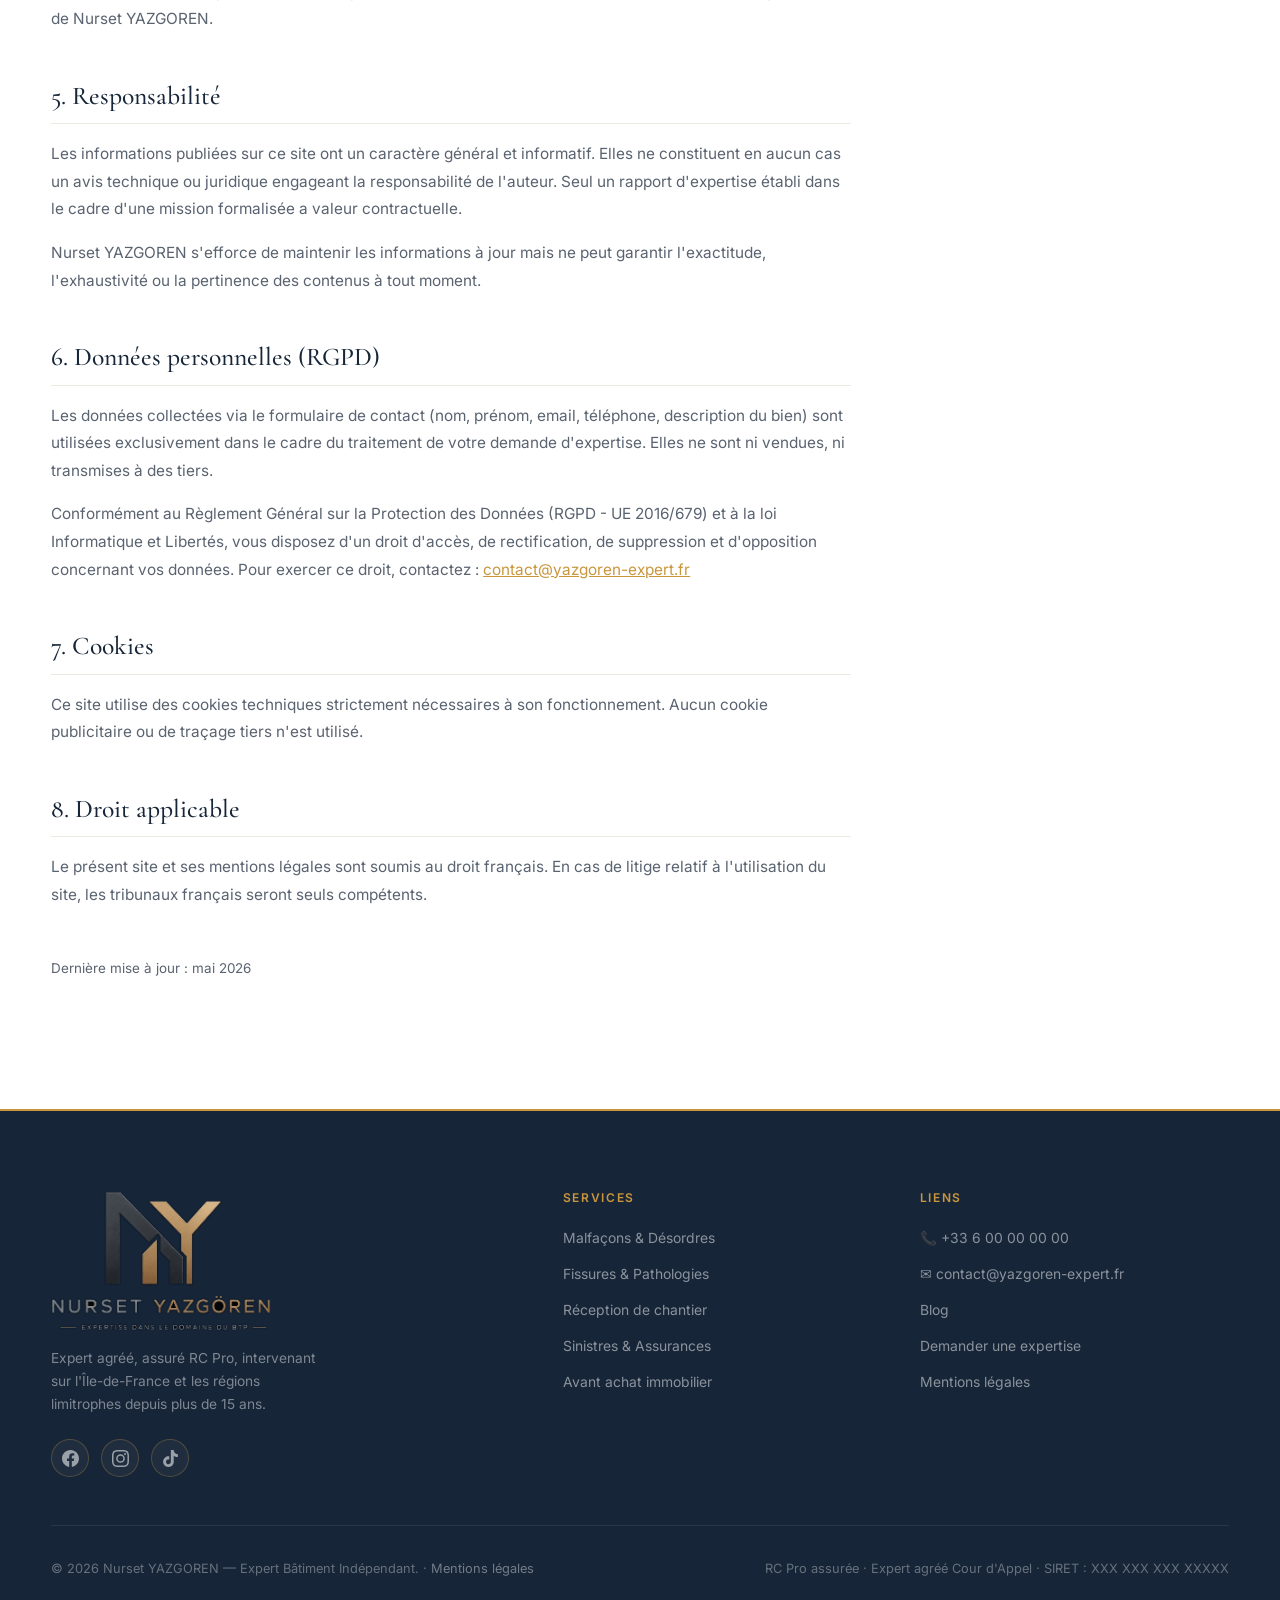
<file: mentions-legales.html>
<!DOCTYPE html>
<html lang="fr">
<head>
  <meta charset="UTF-8"/>
  <title>Mentions Légales — Nurset YAZGOREN Expert Bâtiment</title>
  <meta name="description" content="Mentions légales du cabinet d'expertise bâtiment Nurset YAZGOREN, intervenant dans l'Oise (60), le Val-d'Oise (95) et la Somme (80).">
  <meta name="keywords" content="mentions légales expert bâtiment, Nurset YAZGOREN">
  <meta name="author" content="Nurset YAZGOREN">
  <meta name="robots" content="index, follow">
  <meta name="geo.region" content="FR-60 FR-95 FR-80">
  <meta name="geo.placename" content="Oise, Val-d'Oise, Somme">
  <link rel="canonical" href="https://www.yazgoren-expert.fr/">
  <!-- Open Graph -->
  <meta property="og:type" content="website">
  <meta property="og:title" content="Mentions légales — Nurset YAZGOREN Expert Bâtiment">
  <meta property="og:description" content="Mentions légales du cabinet d'expertise bâtiment Nurset YAZGOREN, intervenant dans l'Oise (60), le Val-d'Oise (95) et la Somme (80).">
  <meta property="og:locale" content="fr_FR">
  <meta property="og:site_name" content="Nurset YAZGOREN — Expert Bâtiment">
  <!-- Twitter Card -->
  <meta name="twitter:card" content="summary">
  <meta name="twitter:title" content="Mentions légales — Nurset YAZGOREN Expert Bâtiment">
  <meta name="twitter:description" content="Mentions légales du cabinet d'expertise bâtiment Nurset YAZGOREN, intervenant dans l'Oise (60), le Val-d'Oise (95) et la Somme (80).">
  <meta name="viewport" content="width=device-width,initial-scale=1.0"/>
  <link rel="preconnect" href="https://fonts.googleapis.com">
  <link rel="preconnect" href="https://fonts.gstatic.com" crossorigin>
  <link href="https://fonts.googleapis.com/css2?family=Cormorant+Garamond:ital,wght@0,300;0,400;0,500;0,600;0,700;1,300;1,400;1,500;1,600&family=Inter:wght@300;400;500;600&display=swap" rel="stylesheet">
  <link rel="stylesheet" href="css/style.css">
  <link rel="stylesheet" href="css/mentions-legales.css">
</head>
<body>
  <header>
    <div class="container navbar">
      <a href="index.html" class="logo-link">
        <img src="img/log1 .png" alt="Nurset YAZGÖREN — Expert Bâtiment BTP" class="logo-img-real">
      </a>
      <ul class="nav-links" id="navLinks">
        <li><a href="index.html#about">Présentation</a></li>
        <li><a href="index.html#services">Services</a></li>
        <li><a href="index.html#tarifs">Tarifs</a></li>
        <li><a href="blog.html">Blog</a></li>
        <li><a href="contact.html">Contact</a></li>
      </ul>
      <a href="contact.html" class="btn-nav desktop">📞 Demander un devis</a>
      <button class="menu-toggle" id="menuToggle" aria-label="Menu"><span></span><span></span><span></span></button>
    </div>
  </header>

  <section class="page-hero">
    <div class="container page-hero-inner">
      <div class="page-eyebrow"><div class="line"></div><span>Informations légales</span></div>
      <h1>Mentions légales</h1>
    </div>
  </section>

  <section class="mentions-section">
    <div class="container">
      <div class="mentions-content fade-up visible">

        <h2>1. Identification de l'éditeur</h2>
        <div class="info-block">
          <p><strong>Nurset YAZGOREN</strong> — Expert Bâtiment Indépendant</p>
          <p>Exercice en nom propre / Auto-entrepreneur</p>
          <p>SIRET : XXX XXX XXX XXXXX</p>
          <p>Code APE : 7120B — Analyses, essais et inspections techniques</p>
          <p>Adresse : [Adresse professionnelle à compléter]</p>
          <p>Téléphone : <a href="tel:+33600000000">+33 6 00 00 00 00</a></p>
          <p>Email : <a href="mailto:contact@yazgoren-expert.fr">contact@yazgoren-expert.fr</a></p>
        </div>

        <h2>2. Hébergement du site</h2>
        <p>Ce site est hébergé par :</p>
        <div class="info-block">
          <p><strong>[Nom de l'hébergeur à compléter]</strong></p>
          <p>[Adresse de l'hébergeur]</p>
          <p>[Téléphone / contact de l'hébergeur]</p>
        </div>

        <h2>3. Assurance professionnelle</h2>
        <p>Nurset YAZGOREN est couvert par une assurance Responsabilité Civile Professionnelle (RC Pro) en vigueur pour l'ensemble de ses missions d'expertise.</p>
        <div class="info-block">
          <p><strong>Compagnie d'assurance :</strong> [Nom de l'assureur à compléter]</p>
          <p><strong>Numéro de contrat :</strong> [Référence à compléter]</p>
          <p><strong>Couverture géographique :</strong> France entière</p>
        </div>

        <h2>4. Propriété intellectuelle</h2>
        <p>L'ensemble du contenu de ce site (textes, photographies, rapports types, structure, logos) est protégé par le droit d'auteur. Toute reproduction, même partielle, est strictement interdite sans autorisation écrite préalable de Nurset YAZGOREN.</p>

        <h2>5. Responsabilité</h2>
        <p>Les informations publiées sur ce site ont un caractère général et informatif. Elles ne constituent en aucun cas un avis technique ou juridique engageant la responsabilité de l'auteur. Seul un rapport d'expertise établi dans le cadre d'une mission formalisée a valeur contractuelle.</p>
        <p>Nurset YAZGOREN s'efforce de maintenir les informations à jour mais ne peut garantir l'exactitude, l'exhaustivité ou la pertinence des contenus à tout moment.</p>

        <h2>6. Données personnelles (RGPD)</h2>
        <p>Les données collectées via le formulaire de contact (nom, prénom, email, téléphone, description du bien) sont utilisées exclusivement dans le cadre du traitement de votre demande d'expertise. Elles ne sont ni vendues, ni transmises à des tiers.</p>
        <p>Conformément au Règlement Général sur la Protection des Données (RGPD - UE 2016/679) et à la loi Informatique et Libertés, vous disposez d'un droit d'accès, de rectification, de suppression et d'opposition concernant vos données. Pour exercer ce droit, contactez : <a href="mailto:contact@yazgoren-expert.fr">contact@yazgoren-expert.fr</a></p>

        <h2>7. Cookies</h2>
        <p>Ce site utilise des cookies techniques strictement nécessaires à son fonctionnement. Aucun cookie publicitaire ou de traçage tiers n'est utilisé.</p>

        <h2>8. Droit applicable</h2>
        <p>Le présent site et ses mentions légales sont soumis au droit français. En cas de litige relatif à l'utilisation du site, les tribunaux français seront seuls compétents.</p>
        <p style="margin-top:3rem; font-size:.84rem; color:var(--text-muted);">Dernière mise à jour : mai 2026</p>

      </div>
    </div>
  </section>

  <footer>
    <div class="container">
      <div class="footer-top">
        <div class="footer-brand"><div class="footer-logo-crop"><img src="img/log1 .png" alt="Nurset YAZGÖREN" class="logo-img-footer-real"></div><p>Expert agréé, assuré RC Pro, intervenant sur l'Île-de-France et les régions limitrophes depuis plus de 15 ans.</p>
          <div class="footer-social">
            <a href="https://www.facebook.com/" target="_blank" rel="noopener" aria-label="Facebook"><svg viewBox="0 0 24 24" xmlns="http://www.w3.org/2000/svg"><path d="M24 12.073C24 5.405 18.627 0 12 0S0 5.405 0 12.073C0 18.1 4.388 23.094 10.125 24v-8.437H7.078v-3.49h3.047v-2.66c0-3.025 1.791-4.697 4.533-4.697 1.312 0 2.686.236 2.686.236v2.97h-1.513c-1.491 0-1.956.93-1.956 1.887v2.264h3.328l-.532 3.49h-2.796V24C19.612 23.094 24 18.1 24 12.073z"/></svg></a>
            <a href="https://www.instagram.com/" target="_blank" rel="noopener" aria-label="Instagram"><svg viewBox="0 0 24 24" xmlns="http://www.w3.org/2000/svg"><path d="M12 2.163c3.204 0 3.584.012 4.85.07 3.252.148 4.771 1.691 4.919 4.919.058 1.265.069 1.645.069 4.849 0 3.205-.012 3.584-.069 4.849-.149 3.225-1.664 4.771-4.919 4.919-1.266.058-1.644.07-4.85.07-3.204 0-3.584-.012-4.849-.07-3.26-.149-4.771-1.699-4.919-4.92-.058-1.265-.07-1.644-.07-4.849 0-3.204.013-3.583.07-4.849.149-3.227 1.664-4.771 4.919-4.919 1.266-.057 1.645-.069 4.849-.069zM12 0C8.741 0 8.333.014 7.053.072 2.695.272.273 2.69.073 7.052.014 8.333 0 8.741 0 12c0 3.259.014 3.668.072 4.948.2 4.358 2.618 6.78 6.98 6.98C8.333 23.986 8.741 24 12 24c3.259 0 3.668-.014 4.948-.072 4.354-.2 6.782-2.618 6.979-6.98.059-1.28.073-1.689.073-4.948 0-3.259-.014-3.667-.072-4.947-.196-4.354-2.617-6.78-6.979-6.98C15.668.014 15.259 0 12 0zm0 5.838a6.162 6.162 0 100 12.324 6.162 6.162 0 000-12.324zM12 16a4 4 0 110-8 4 4 0 010 8zm6.406-11.845a1.44 1.44 0 100 2.881 1.44 1.44 0 000-2.881z"/></svg></a>
            <a href="https://www.tiktok.com/" target="_blank" rel="noopener" aria-label="TikTok"><svg viewBox="0 0 24 24" xmlns="http://www.w3.org/2000/svg"><path d="M12.525.02c1.31-.02 2.61-.01 3.91-.02.08 1.53.63 3.09 1.75 4.17 1.12 1.11 2.7 1.62 4.24 1.79v4.03c-1.44-.05-2.89-.35-4.2-.97-.57-.26-1.1-.59-1.62-.93-.01 2.92.01 5.84-.02 8.75-.08 1.4-.54 2.79-1.35 3.94-1.31 1.92-3.58 3.17-5.91 3.21-1.43.08-2.86-.31-4.08-1.03-2.02-1.19-3.44-3.37-3.65-5.71-.02-.5-.03-1-.01-1.49.18-1.9 1.12-3.72 2.58-4.96 1.66-1.44 3.98-2.13 6.15-1.72.02 1.48-.04 2.96-.04 4.44-.99-.32-2.15-.23-3.02.37-.63.41-1.11 1.04-1.36 1.75-.21.51-.15 1.07-.14 1.61.24 1.64 1.82 3.02 3.5 2.87 1.12-.01 2.19-.66 2.77-1.61.19-.33.4-.67.41-1.06.1-1.79.06-3.57.07-5.36.01-4.03-.01-8.05.02-12.07z"/></svg></a>
          </div>
        </div>
        <div class="footer-col"><h2>Services</h2><ul>
          <li><a href="index.html#services">Malfaçons & Désordres</a></li>
          <li><a href="index.html#services">Fissures & Pathologies</a></li>
          <li><a href="index.html#services">Réception de chantier</a></li>
          <li><a href="index.html#services">Sinistres & Assurances</a></li>
          <li><a href="index.html#services">Avant achat immobilier</a></li>
        </ul></div>
        <div class="footer-col"><h2>Liens</h2><ul>
          <li><a href="tel:+33600000000">📞 +33 6 00 00 00 00</a></li>
          <li><a href="mailto:contact@yazgoren-expert.fr">✉ contact@yazgoren-expert.fr</a></li>
          <li><a href="blog.html">Blog</a></li>
          <li><a href="contact.html">Demander une expertise</a></li>
          <li><a href="mentions-legales.html">Mentions légales</a></li>
        </ul></div>
      </div>
      <div class="footer-bottom">
        <p>© 2026 Nurset YAZGOREN — Expert Bâtiment Indépendant. · <a href="mentions-legales.html" style="color:rgba(255,255,255,0.4);text-decoration:none;">Mentions légales</a></p>
        <p>RC Pro assurée · Expert agréé Cour d'Appel · SIRET : XXX XXX XXX XXXXX</p>
      </div>
    </div>
  </footer>
  <script>
        const menuToggle = document.getElementById('menuToggle');
    const navLinks = document.getElementById('navLinks');

    if (menuToggle && navLinks) {
      menuToggle.addEventListener('click', (e) => {
        e.stopPropagation();
        navLinks.classList.toggle('open');
        const spans = menuToggle.querySelectorAll('span');
        if (navLinks.classList.contains('open')) {
          spans[0].style.cssText = 'transform:translateY(7px) rotate(45deg)';
          spans[1].style.cssText = 'opacity:0; transform:scaleX(0)';
          spans[2].style.cssText = 'transform:translateY(-7px) rotate(-45deg)';
        } else {
          spans[0].style.cssText = '';
          spans[1].style.cssText = '';
          spans[2].style.cssText = '';
        }
      });
      navLinks.querySelectorAll('a').forEach(a => {
        a.addEventListener('click', () => {
          navLinks.classList.remove('open');
          menuToggle.querySelectorAll('span').forEach(s => s.style.cssText = '');
        });
      });
      document.addEventListener('click', (e) => {
        if (!menuToggle.contains(e.target) && !navLinks.contains(e.target)) {
          navLinks.classList.remove('open');
          menuToggle.querySelectorAll('span').forEach(s => s.style.cssText = '');
        }
      });
    }
    const obs=new IntersectionObserver(e=>{e.forEach(x=>{if(x.isIntersecting){x.target.classList.add('visible');obs.unobserve(x.target);}});},{threshold:.1});
    document.querySelectorAll('.fade-up').forEach(el=>obs.observe(el));
    const hdr=document.querySelector('header');
    window.addEventListener('scroll',()=>{hdr.style.background=window.scrollY>60?'rgba(22,37,56,0.99)':'rgba(22,37,56,0.97)';});
  </script>
</body>
</html>
</file>
<file: css/style.css>
/* ══════════════════════════════════════════════════════════════
   style.css — Nurset YAZGOREN Expert Bâtiment
   CSS unique — toutes les pages
   ══════════════════════════════════════════════════════════════ */

/* ─── VARIABLES ─── */
:root {
  --navy: #162538;
  --gold: #C9963C;
  --gold-light: #E0B86A;
  --gold-pale: #F2EBD9;
  --stone: #F8F5F0;
  --white: #FFFFFF;
  --text: #3A3A3A;
  --text-muted: #5A6370;
  --border: #EDEAE3;
  --shadow-sm: 0 1px 3px rgba(22,37,56,0.06);
  --shadow-md: 0 4px 16px rgba(22,37,56,0.08), 0 2px 6px rgba(22,37,56,0.05);
  --shadow-lg: 0 20px 48px rgba(22,37,56,0.10), 0 8px 20px rgba(22,37,56,0.06);
  --shadow-gold: 0 8px 32px rgba(201,150,60,0.18);
}

/* ─── RESET ─── */
*, *::before, *::after { margin: 0; padding: 0; box-sizing: border-box; }
html { scroll-behavior: smooth; }
body { font-family: 'Inter', sans-serif; background: var(--stone); color: var(--text); line-height: 1.65; overflow-x: hidden; }
h1, h2, h3, h4 { font-family: 'Cormorant Garamond', serif; line-height: 1.15; }
img { display: block; width: 100%; }
a { transition: color 0.2s ease; }
.container { width: min(1180px, 92%); margin: auto; }

/* ─── HEADER ─── */
header {
  position: fixed; top: 0; left: 0; width: 100%; z-index: 1000;
  overflow: visible; background: rgba(22,37,56,0.97);
  backdrop-filter: blur(16px); border-bottom: 1px solid rgba(201,150,60,0.15);
  box-shadow: 0 1px 0 rgba(255,255,255,0.04); transition: all 0.3s ease;
}
.navbar { display: flex; justify-content: space-between; align-items: center; padding: 1.1rem 0; position: relative; }
.logo-link { text-decoration: none; display: flex; align-items: center; }
.logo-img-real { height: 56px; width: auto; display: block; object-fit: contain; }

/* ─── NAV DESKTOP ─── */
.nav-links { display: flex; gap: 2.5rem; list-style: none; }
.nav-links a { text-decoration: none; color: rgba(255,255,255,0.78); font-size: 0.88rem; font-weight: 500; letter-spacing: 0.04em; transition: color 0.25s; }
.nav-links a:hover { color: var(--gold-light); }

.btn-nav {
  display: inline-flex; align-items: center; gap: 0.5rem;
  padding: 0.85rem 1.8rem; background: var(--gold); color: var(--navy);
  font-family: 'Inter', sans-serif; font-size: 0.9rem; font-weight: 700;
  border: none; border-radius: 6px; cursor: pointer; text-decoration: none;
  letter-spacing: 0.06em; transition: all 0.25s ease;
}
.btn-nav:hover { background: var(--gold-light); transform: translateY(-1px); box-shadow: 0 6px 20px rgba(201,150,60,0.35); }

/* ─── BURGER — masqué sur desktop ─── */
.menu-toggle {
  display: none;
  flex-direction: column; gap: 5px;
  background: none; border: none; cursor: pointer;
  padding: 8px; z-index: 1001;
}
.menu-toggle span { display: block; width: 26px; height: 2px; background: var(--white); transition: all 0.3s ease; border-radius: 2px; }

/* ─── SECTIONS ─── */
section { padding: 7rem 0; }
.section-label { display: inline-flex; align-items: center; gap: 0.75rem; margin-bottom: 1rem; }
.section-label .line { width: 30px; height: 1px; background: var(--gold); }
.section-label span { font-size: 0.75rem; letter-spacing: 0.24em; color: var(--gold); text-transform: uppercase; font-weight: 600; }

/* ─── BOUTONS ─── */
.btn-primary { display: inline-flex; align-items: center; gap: 0.6rem; padding: 1rem 2rem; background: var(--gold); color: var(--navy); font-weight: 600; font-size: 0.92rem; border-radius: 6px; text-decoration: none; letter-spacing: 0.04em; transition: all 0.25s; }
.btn-primary:hover { background: var(--gold-light); transform: translateY(-2px); box-shadow: 0 10px 30px rgba(201,150,60,0.4); }
.btn-ghost { display: inline-flex; align-items: center; gap: 0.6rem; padding: 1rem 2rem; color: rgba(255,255,255,0.88); font-size: 0.92rem; text-decoration: none; border: 1px solid rgba(255,255,255,0.22); border-radius: 6px; transition: all 0.25s; }
.btn-ghost:hover { background: rgba(255,255,255,0.07); border-color: rgba(255,255,255,0.4); }
.btn-submit { width: 100%; padding: 1.1rem; background: var(--navy); color: var(--white); border: none; border-radius: 4px; font-family: 'Inter', sans-serif; font-size: 0.94rem; font-weight: 600; cursor: pointer; letter-spacing: 0.06em; text-transform: uppercase; margin-top: 0.5rem; transition: all 0.25s; display: flex; align-items: center; justify-content: center; gap: 0.5rem; }
.btn-submit:hover { background: var(--gold); color: var(--navy); box-shadow: var(--shadow-gold); transform: translateY(-1px); }
.btn-submit:disabled { opacity: 0.65; cursor: not-allowed; transform: none !important; }

/* ─── FORMULAIRE ─── */
.form-row { display: grid; grid-template-columns: 1fr 1fr; gap: 1rem; }
.form-field { margin-bottom: 1rem; display: flex; flex-direction: column; gap: 0.4rem; }
.form-field label { font-size: 0.78rem; font-weight: 600; color: var(--navy); letter-spacing: 0.06em; text-transform: uppercase; }
.form-field input, .form-field select, .form-field textarea { padding: 0.9rem 1rem; border: 1px solid var(--border); border-radius: 4px; font-family: 'Inter', sans-serif; font-size: 0.94rem; color: var(--text); background: var(--stone); outline: none; transition: border-color 0.25s; width: 100%; }
.form-field input:focus, .form-field select:focus, .form-field textarea:focus { border-color: var(--gold); background: var(--white); }
.form-field textarea { resize: vertical; min-height: 120px; }
.contact-form-box { background: var(--white); padding: 3.5rem; border-radius: 2px; box-shadow: var(--shadow-lg); border: 1px solid var(--border); border-top: 3px solid var(--gold); }
.contact-form-box h3 { font-size: 1.8rem; color: var(--navy); margin-bottom: 0.5rem; }
.contact-form-box .subtitle { color: var(--text-muted); font-size: 0.88rem; margin-bottom: 2rem; }
.form-feedback { display: none; padding: 1rem 1.2rem; border-radius: 4px; font-size: 0.88rem; font-weight: 500; margin-top: 0.8rem; text-align: center; }
.form-feedback.success { background: #ecfdf5; color: #065f46; border: 1px solid #6ee7b7; }
.form-feedback.error { background: #fef2f2; color: #991b1b; border: 1px solid #fca5a5; }

/* ─── CONTACT DETAIL ─── */
.contact-detail { display: flex; align-items: center; gap: 1rem; }
.cd-icon { width: 42px; height: 42px; min-width: 42px; border-radius: 50%; background: var(--navy); display: flex; align-items: center; justify-content: center; font-size: 1rem; }
.cd-text strong { display: block; font-size: 0.82rem; color: var(--text-muted); text-transform: uppercase; letter-spacing: 0.08em; margin-bottom: 0.15rem; }
.cd-text a, .cd-text span { color: var(--navy); font-weight: 600; text-decoration: none; font-size: 0.98rem; }
.cd-text a:hover { color: var(--gold); }

/* ─── FOOTER ─── */
footer { background: var(--navy); padding: 5rem 0 2.5rem; border-top: 2px solid var(--gold); }
.footer-top { display: grid; grid-template-columns: 1.5fr 1fr 1fr; gap: 3rem; margin-bottom: 3rem; }
.footer-brand p { margin-top: 1rem; font-size: 0.86rem; color: rgba(255,255,255,0.45); max-width: 280px; line-height: 1.7; }
.footer-col h2 { font-family: 'Inter', sans-serif; font-size: 0.75rem; font-weight: 600; color: var(--gold); text-transform: uppercase; letter-spacing: 0.14em; margin-bottom: 1.2rem; }
.footer-col ul { list-style: none; display: flex; flex-direction: column; gap: 0.6rem; }
.footer-col ul a { font-size: 0.87rem; color: rgba(255,255,255,0.5); text-decoration: none; transition: color 0.2s; }
.footer-col ul a:hover { color: rgba(255,255,255,0.9); }
.footer-bottom { padding-top: 2rem; border-top: 1px solid rgba(255,255,255,0.08); display: flex; justify-content: space-between; align-items: center; }
.footer-bottom p { font-size: 0.8rem; color: rgba(255,255,255,0.35); }
.footer-logo-crop { width: 220px; height: 140px; overflow: hidden; margin-bottom: 1rem; }
.logo-img-footer-real { width: 283px; height: auto; display: block; object-fit: contain; margin-left: -33px; margin-top: -66px; }
.footer-social { display: flex; gap: 0.75rem; margin-top: 1.4rem; }
.footer-social a { width: 38px; height: 38px; border-radius: 50%; display: flex; align-items: center; justify-content: center; border: 1px solid rgba(201,150,60,0.3); background: rgba(255,255,255,0.04); transition: all 0.25s ease; text-decoration: none; }
.footer-social a:hover { background: var(--gold); border-color: var(--gold); transform: translateY(-2px); box-shadow: 0 6px 16px rgba(201,150,60,0.35); }
.footer-social a svg { width: 17px; height: 17px; fill: rgba(255,255,255,0.55); transition: fill 0.25s ease; }
.footer-social a:hover svg { fill: var(--navy); }

/* ─── ANIMATIONS ─── */
.fade-up { opacity: 0; transform: translateY(28px); transition: opacity 0.7s ease, transform 0.7s ease; }
.fade-up.visible { opacity: 1; transform: translateY(0); }

/* ─── FAB DESKTOP ─── */
.fab-container { position: fixed; bottom: 2rem; right: 2rem; z-index: 9999; display: flex; flex-direction: column; align-items: flex-end; gap: 0.75rem; }
.fab-tooltip { background: var(--navy); color: var(--white); font-size: 0.8rem; font-weight: 500; padding: 0.5rem 1rem; border-radius: 6px; white-space: nowrap; opacity: 0; pointer-events: none; border: 1px solid rgba(201,150,60,0.3); position: absolute; right: 68px; top: 50%; transform: translateY(-50%) translateX(10px); transition: opacity 0.25s ease, transform 0.25s ease; }
.fab-tooltip::after { content: ''; position: absolute; right: -6px; top: 50%; transform: translateY(-50%); border: 6px solid transparent; border-right: none; border-left-color: var(--navy); }
.fab-item { position: relative; display: flex; align-items: center; }
.fab-item:hover .fab-tooltip { opacity: 1; transform: translateY(-50%) translateX(0); }
.fab-main { width: 60px; height: 60px; border-radius: 50%; background: var(--gold); color: var(--navy); display: flex; align-items: center; justify-content: center; font-size: 1.4rem; text-decoration: none; box-shadow: 0 6px 24px rgba(201,150,60,0.45); transition: all 0.3s ease; animation: fab-pulse 2.5s ease-in-out infinite; border: 3px solid rgba(255,255,255,0.25); }
.fab-main:hover { transform: scale(1.1) translateY(-2px); animation: none; }
.fab-secondary { width: 48px; height: 48px; border-radius: 50%; background: #25D366; color: #fff; display: flex; align-items: center; justify-content: center; font-size: 1.2rem; text-decoration: none; box-shadow: 0 4px 16px rgba(37,211,102,0.4); transition: all 0.3s ease; opacity: 0; transform: scale(0.7) translateY(10px); pointer-events: none; }
.fab-secondary.visible { opacity: 1; transform: scale(1) translateY(0); pointer-events: all; }
.fab-tertiary { width: 48px; height: 48px; border-radius: 50%; background: var(--navy); color: var(--gold); display: flex; align-items: center; justify-content: center; font-size: 1.1rem; text-decoration: none; border: 1px solid rgba(201,150,60,0.3); transition: all 0.3s ease; opacity: 0; transform: scale(0.7) translateY(10px); pointer-events: none; }
.fab-tertiary.visible { opacity: 1; transform: scale(1) translateY(0); pointer-events: all; transition-delay: 0.05s; }
@keyframes fab-pulse {
  0%, 100% { box-shadow: 0 6px 24px rgba(201,150,60,0.45), 0 0 0 0 rgba(201,150,60,0.4); }
  50% { box-shadow: 0 6px 24px rgba(201,150,60,0.45), 0 0 0 12px rgba(201,150,60,0); }
}

/* ─── FAB MOBILE BAR ─── */
.fab-mobile-bar { display: none; position: fixed; bottom: 0; left: 0; right: 0; z-index: 9999; padding: 0.8rem 1.2rem; background: var(--navy); border-top: 2px solid var(--gold); gap: 0.75rem; box-shadow: 0 -4px 20px rgba(0,0,0,0.2); }
.fab-mobile-bar a { flex: 1; display: flex; align-items: center; justify-content: center; gap: 0.5rem; padding: 0.85rem 0.5rem; border-radius: 6px; font-family: 'Inter', sans-serif; font-size: 0.88rem; font-weight: 700; text-decoration: none; letter-spacing: 0.04em; transition: all 0.2s; }
.fab-mobile-call { background: var(--gold); color: var(--navy); }
.fab-mobile-whatsapp { background: #25D366; color: #fff; }

/* ══════════════════════════
   PAGE INDEX — styles spécifiques
   ══════════════════════════ */

/* ─── HERO ─── */
.hero { min-height: 100vh; display: flex; align-items: flex-end; padding-bottom: 7rem; position: relative; overflow: hidden; background: var(--navy); }
.hero-bg { position: absolute; inset: 0; background: linear-gradient(165deg, rgba(22,37,56,0.0) 0%, rgba(22,37,56,0.85) 55%, rgba(22,37,56,0.98) 100%), url('https://images.unsplash.com/photo-1541888946425-d81bb19240f5?q=80&w=1800&auto=format&fit=crop') center/cover no-repeat; }
.hero-bg::after { content: ''; position: absolute; inset: 0; background: radial-gradient(ellipse at 70% 30%, rgba(201,150,60,0.06) 0%, transparent 70%); }
.hero-content { position: relative; z-index: 2; max-width: 760px; }
.hero-eyebrow { display: inline-flex; align-items: center; gap: 0.75rem; margin-bottom: 2rem; }
.eyebrow-line { width: 40px; height: 1px; background: var(--gold); }
.eyebrow-text { font-size: 0.72rem; letter-spacing: 0.3em; color: var(--gold); text-transform: uppercase; font-weight: 500; }
.hero h1 { font-size: clamp(3.4rem, 6.5vw, 6.8rem); color: var(--white); margin-bottom: 2rem; font-weight: 400; font-style: italic; letter-spacing: -0.02em; line-height: 1.05; }
.hero h1 em { font-style: normal; color: var(--gold-light); }
.hero-desc { font-size: 1.08rem; color: rgba(255,255,255,0.68); max-width: 540px; margin-bottom: 3rem; line-height: 1.8; font-weight: 300; }
.hero-actions { display: flex; gap: 1.2rem; flex-wrap: wrap; align-items: center; }
.hero-stats { position: absolute; right: 0; bottom: 7rem; display: flex; flex-direction: column; gap: 0; z-index: 2; }
.stat-item { padding: 1.8rem 2.2rem; border-left: 2px solid var(--gold); background: rgba(22,37,56,0.65); backdrop-filter: blur(16px); }
.stat-item + .stat-item { border-top: 1px solid rgba(255,255,255,0.06); }
.stat-num { font-family: 'Cormorant Garamond', serif; font-size: 2.4rem; font-weight: 700; color: var(--gold-light); line-height: 1; margin-bottom: 0.3rem; }
.stat-label { font-size: 0.76rem; color: rgba(255,255,255,0.58); text-transform: uppercase; letter-spacing: 0.1em; }

/* ─── PHONE STRIP ─── */
.phone-strip { background: var(--navy); padding: 1.4rem 0; text-align: center; border-top: 2px solid var(--gold); border-bottom: 1px solid rgba(255,255,255,0.06); }
.phone-strip a { font-family: 'Cormorant Garamond', serif; font-size: 1.4rem; font-weight: 700; color: var(--white); text-decoration: none; letter-spacing: 0.06em; }
.phone-strip p { font-size: 0.78rem; color: rgba(255,255,255,0.7); margin-top: 0.2rem; letter-spacing: 0.08em; text-transform: uppercase; }

/* ─── ABOUT ─── */
.about-section { background: var(--white); }
.about-grid { display: grid; grid-template-columns: 1fr 1.1fr; gap: 5rem; align-items: center; }
.about-img-wrap { position: relative; }
.about-img-wrap img { height: 620px; object-fit: cover; border-radius: 2px; filter: grayscale(10%) contrast(1.04); box-shadow: var(--shadow-lg); }
.about-img-badge { position: absolute; bottom: -2rem; right: -2rem; background: var(--navy); color: var(--white); padding: 2rem 2.2rem; border-radius: 2px; text-align: center; border: 2px solid var(--gold); box-shadow: var(--shadow-md); }
.about-img-badge .big { font-family: 'Cormorant Garamond', serif; font-size: 3rem; font-weight: 700; color: var(--gold-light); line-height: 1; }
.about-img-badge .small { font-size: 0.75rem; color: rgba(255,255,255,0.65); letter-spacing: 0.1em; text-transform: uppercase; margin-top: 0.4rem; }
.about-content h2 { font-size: clamp(2.4rem, 4vw, 3.8rem); color: var(--navy); margin-bottom: 1.5rem; font-weight: 400; letter-spacing: -0.02em; line-height: 1.1; }
.about-content h2 em { font-style: italic; color: var(--gold); }
.about-content p { color: var(--text-muted); margin-bottom: 1.4rem; font-size: 1.02rem; }
.cert-list { margin-top: 2.5rem; display: flex; flex-direction: column; gap: 1rem; }
.cert-item { display: flex; align-items: flex-start; gap: 1rem; padding: 1.2rem 1.5rem; background: var(--stone); border-radius: 2px; border-left: 2px solid var(--gold); transition: box-shadow 0.25s, transform 0.25s; }
.cert-item:hover { box-shadow: var(--shadow-md); transform: translateX(4px); }
.cert-icon { width: 36px; height: 36px; min-width: 36px; border-radius: 50%; background: var(--gold-pale); display: flex; align-items: center; justify-content: center; font-size: 1rem; }
.cert-text strong { display: block; font-size: 0.92rem; color: var(--navy); font-weight: 600; }
.cert-text span { font-size: 0.82rem; color: var(--text-muted); }

/* ─── SERVICES ─── */
.services-section { background: #EDEAE3; }
.services-header { display: flex; justify-content: space-between; align-items: flex-end; margin-bottom: 4rem; gap: 2rem; }
.services-header h2 { font-size: clamp(2.4rem, 4vw, 3.6rem); color: var(--navy); max-width: 480px; }
.services-header p { max-width: 340px; color: var(--text-muted); font-size: 0.95rem; }
.services-grid { display: grid; grid-template-columns: repeat(3, 1fr); gap: 1px; background: var(--border); border: 1px solid var(--border); }
.service-card { background: var(--white); padding: 3rem 2.6rem; transition: all 0.35s ease; position: relative; overflow: hidden; cursor: default; }
.service-card::before { content: ''; position: absolute; bottom: 0; left: 0; width: 100%; height: 3px; background: var(--gold); transform: scaleX(0); transform-origin: left; transition: transform 0.35s ease; }
.service-card:hover::before { transform: scaleX(1); }
.service-card:hover { background: var(--navy); }
.service-card:hover .service-num, .service-card:hover h3, .service-card:hover p { color: var(--white); }
.service-card:hover .service-num { color: rgba(255,255,255,0.25); }
.service-num { font-family: 'Cormorant Garamond', serif; font-size: 3.5rem; font-weight: 700; color: var(--gold-pale); line-height: 1; margin-bottom: 1.5rem; transition: color 0.3s; }
.service-card h3 { font-size: 1.5rem; color: var(--navy); margin-bottom: 1rem; transition: color 0.3s; }
.service-card p { color: var(--text-muted); font-size: 0.92rem; line-height: 1.7; transition: color 0.3s; }

/* ─── TRUST ─── */
.trust-section { background: var(--navy); position: relative; overflow: hidden; }
.trust-section::before { content: ''; position: absolute; top: -100px; right: -100px; width: 500px; height: 500px; background: radial-gradient(circle, rgba(201,150,60,0.07) 0%, transparent 70%); pointer-events: none; }
.trust-top { display: flex; justify-content: space-between; align-items: flex-end; margin-bottom: 4.5rem; }
.trust-top h2 { font-size: clamp(2.4rem, 4vw, 3.6rem); color: var(--white); max-width: 480px; }
.trust-top p { max-width: 340px; color: rgba(255,255,255,0.55); font-size: 0.95rem; }
.trust-grid { display: grid; grid-template-columns: repeat(4, 1fr); gap: 1.5rem; }
.trust-card { padding: 2.2rem 2rem; border: 1px solid rgba(255,255,255,0.08); border-top: 1px solid rgba(201,150,60,0.25); border-radius: 2px; background: rgba(255,255,255,0.03); backdrop-filter: blur(10px); transition: border-color 0.35s, background 0.35s, transform 0.35s; }
.trust-card:hover { border-color: rgba(201,150,60,0.4); background: rgba(255,255,255,0.05); transform: translateY(-3px); }
.trust-icon { width: 48px; height: 48px; border-radius: 50%; background: rgba(201,150,60,0.15); display: flex; align-items: center; justify-content: center; font-size: 1.3rem; margin-bottom: 1.4rem; }
.trust-card h3 { font-family: 'Inter', sans-serif; font-size: 0.95rem; font-weight: 600; color: var(--gold-light); margin-bottom: 0.7rem; text-transform: uppercase; letter-spacing: 0.06em; }
.trust-card p { font-size: 0.88rem; color: rgba(255,255,255,0.55); line-height: 1.7; }

/* ─── PROCESS ─── */
.process-section { background: var(--white); }
.process-header { text-align: center; margin-bottom: 5rem; }
.process-header h2 { font-size: clamp(2.4rem, 4vw, 3.6rem); color: var(--navy); margin-top: 0.8rem; }
.process-steps { display: grid; grid-template-columns: repeat(4, 1fr); gap: 0; position: relative; }
.process-steps::before { content: ''; position: absolute; top: 28px; left: calc(12.5% + 14px); right: calc(12.5% + 14px); height: 2px; background: linear-gradient(90deg, var(--gold), var(--gold-light)); }
.process-step { display: flex; flex-direction: column; align-items: center; text-align: center; padding: 0 1.5rem; }
.step-circle { width: 62px; height: 62px; border-radius: 50%; background: var(--navy); border: 2px solid var(--gold); display: flex; align-items: center; justify-content: center; font-family: 'Cormorant Garamond', serif; font-size: 1.5rem; font-weight: 600; color: var(--gold-light); margin-bottom: 1.8rem; position: relative; z-index: 1; box-shadow: 0 0 0 6px rgba(201,150,60,0.08); }
.process-step h3 { font-family: 'Inter', sans-serif; font-size: 1rem; font-weight: 600; color: var(--navy); margin-bottom: 0.6rem; }
.process-step p { font-size: 0.86rem; color: var(--text-muted); line-height: 1.6; }

/* ─── CONTACT SECTION ─── */
.contact-section { background: var(--stone); }
.contact-grid { display: grid; grid-template-columns: 1fr 1fr; gap: 5rem; align-items: start; }
.contact-info h2 { font-size: clamp(2.4rem, 4vw, 3.6rem); color: var(--navy); margin-top: 0.8rem; margin-bottom: 1.5rem; }
.contact-info h2 em { font-style: italic; color: var(--gold); }
.contact-info p { color: var(--text-muted); font-size: 0.98rem; margin-bottom: 2.5rem; }
.contact-details { display: flex; flex-direction: column; gap: 1rem; }

/* ─── TARIFS ─── */
.tarifs-section { background: var(--white); }
.tarifs-header { text-align: center; margin-bottom: 4.5rem; }
.tarifs-header h2 { font-size: clamp(2.4rem, 4vw, 3.6rem); color: var(--navy); margin-top: 0.8rem; font-weight: 400; letter-spacing: -0.02em; }
.tarifs-header p { color: var(--text-muted); max-width: 520px; margin: 1rem auto 0; font-size: 0.96rem; }
.tarifs-grid { display: grid; grid-template-columns: repeat(3, 1fr); gap: 1.5rem; margin-bottom: 3rem; }
.tarif-card { background: var(--stone); border: 1px solid var(--border); border-radius: 2px; padding: 2.5rem 2rem; position: relative; transition: box-shadow 0.3s, transform 0.3s; }
.tarif-card:hover { box-shadow: var(--shadow-md); transform: translateY(-4px); }
.tarif-card.featured { background: var(--navy); border-color: var(--gold); border-top: 3px solid var(--gold); }
.tarif-badge { position: absolute; top: -12px; left: 50%; transform: translateX(-50%); background: var(--gold); color: var(--navy); font-size: 0.7rem; font-weight: 700; letter-spacing: 0.15em; text-transform: uppercase; padding: 4px 14px; border-radius: 20px; white-space: nowrap; }
.tarif-type { font-size: 0.72rem; letter-spacing: 0.22em; text-transform: uppercase; color: var(--gold); font-weight: 600; margin-bottom: 0.8rem; }
.tarif-card.featured .tarif-type { color: var(--gold-light); }
.tarif-name { font-family: 'Cormorant Garamond', serif; font-size: 1.7rem; color: var(--navy); margin-bottom: 0.5rem; font-weight: 500; }
.tarif-card.featured .tarif-name { color: var(--white); }
.tarif-price { display: flex; align-items: baseline; gap: 0.3rem; margin: 1.2rem 0; }
.price-from { font-size: 0.8rem; color: var(--text-muted); }
.tarif-card.featured .price-from { color: rgba(255,255,255,0.5); }
.price-amount { font-family: 'Cormorant Garamond', serif; font-size: 3rem; font-weight: 600; color: var(--navy); line-height: 1; }
.tarif-card.featured .price-amount { color: var(--gold-light); }
.price-unit { font-size: 0.8rem; color: var(--text-muted); }
.tarif-card.featured .price-unit { color: rgba(255,255,255,0.5); }
.tarif-desc { font-size: 0.88rem; color: var(--text-muted); line-height: 1.7; padding-top: 1rem; border-top: 1px solid var(--border); }
.tarif-card.featured .tarif-desc { color: rgba(255,255,255,0.6); border-top-color: rgba(255,255,255,0.1); }
.tarif-includes { list-style: none; margin-top: 1.2rem; display: flex; flex-direction: column; gap: 0.5rem; }
.tarif-includes li { font-size: 0.86rem; color: var(--text-muted); display: flex; align-items: center; gap: 0.5rem; }
.tarif-card.featured .tarif-includes li { color: rgba(255,255,255,0.65); }
.tarif-includes li::before { content: "✓"; color: var(--gold); font-weight: 700; font-size: 0.85rem; }
.tarifs-note { text-align: center; padding: 1.8rem 2rem; background: var(--gold-pale); border-radius: 2px; border-left: 3px solid var(--gold); }
.tarifs-note p { font-size: 0.92rem; color: var(--navy); margin: 0; }
.tarifs-note strong { font-weight: 600; }

/* ─── AVIS ─── */
.avis-section { background: #EDEAE3; }
.avis-header { text-align: center; margin-bottom: 4rem; }
.avis-header h2 { font-size: clamp(2.4rem, 4vw, 3.6rem); color: var(--navy); margin-top: 0.8rem; font-weight: 400; letter-spacing: -0.02em; }
.avis-stars-global { display: flex; align-items: center; justify-content: center; gap: 1rem; margin-top: 1rem; }
.stars { color: var(--gold); font-size: 1.2rem; letter-spacing: 0.1em; }
.avis-score { font-family: 'Cormorant Garamond', serif; font-size: 2rem; font-weight: 700; color: var(--navy); }
.avis-total { font-size: 0.82rem; color: var(--text-muted); }
.avis-grid { display: grid; grid-template-columns: repeat(3, 1fr); gap: 1.5rem; }
.avis-card { background: var(--white); padding: 2rem 2rem 1.8rem; border-radius: 2px; border: 1px solid var(--border); transition: box-shadow 0.3s, transform 0.3s; }
.avis-card:hover { box-shadow: var(--shadow-md); transform: translateY(-3px); }
.avis-card-stars { color: var(--gold); font-size: 0.9rem; margin-bottom: 1rem; letter-spacing: 0.08em; }
.avis-text { font-size: 0.93rem; color: var(--text); line-height: 1.75; font-style: italic; margin-bottom: 1.5rem; }
.avis-text::before { content: '«\00a0'; color: var(--gold); font-weight: 700; }
.avis-text::after { content: '\00a0»'; color: var(--gold); font-weight: 700; }
.avis-author { display: flex; align-items: center; gap: 0.8rem; padding-top: 1.2rem; border-top: 1px solid var(--border); }
.avis-avatar { width: 38px; height: 38px; border-radius: 50%; background: var(--navy); display: flex; align-items: center; justify-content: center; font-family: 'Cormorant Garamond', serif; font-size: 1rem; font-weight: 700; color: var(--gold-light); flex-shrink: 0; }
.avis-name { font-size: 0.88rem; font-weight: 600; color: var(--navy); }
.avis-mission { font-size: 0.78rem; color: var(--text-muted); margin-top: 0.1rem; }

/* ─── GEO ─── */
.geo-section { background: var(--navy); padding: 4rem 0; border-top: 1px solid rgba(201,150,60,0.15); }
.geo-header { text-align: center; margin-bottom: 3rem; }
.geo-header h2 { font-size: clamp(1.8rem, 3.5vw, 3rem); color: var(--white); font-weight: 400; margin-top: .8rem; }
.geo-grid { display: grid; grid-template-columns: repeat(3, 1fr); gap: 1.5rem; }
.geo-card { background: rgba(255,255,255,0.04); border: 1px solid rgba(201,150,60,0.2); border-top: 2px solid var(--gold); padding: 2rem 1.5rem; border-radius: 2px; text-align: center; }
.geo-num { font-family: 'Cormorant Garamond', serif; font-size: 3rem; font-weight: 700; color: var(--gold-light); line-height: 1; margin-bottom: .4rem; }
.geo-name { font-size: 1.05rem; color: var(--white); font-weight: 500; margin-bottom: .4rem; }
.geo-cities { font-size: .8rem; color: rgba(255,255,255,0.45); line-height: 1.7; }
.geo-note { text-align: center; margin-top: 2rem; font-size: .82rem; color: rgba(255,255,255,0.4); }
.geo-note a { color: var(--gold); text-decoration: none; }

/* ══════════════════════════
   RESPONSIVE
   ══════════════════════════ */

@media (max-width: 1024px) {
  .process-steps { grid-template-columns: repeat(2, 1fr); gap: 3rem; }
  .process-steps::before { display: none; }
  .trust-grid { grid-template-columns: repeat(2, 1fr); }
}

@media (max-width: 860px) {
  section { padding: 5rem 0; }
  .about-grid, .contact-grid, .footer-top { grid-template-columns: 1fr; }
  .about-img-wrap img { height: 380px; }
  .about-img-badge { bottom: 1rem; right: 1rem; }
  .about-img-badge .big { font-size: 2.2rem; }
  .services-grid { grid-template-columns: 1fr 1fr; }
  /* hero-stats sort de position absolute */
  .hero-stats { position: static !important; flex-direction: row; flex-wrap: wrap; margin-top: 3rem; bottom: auto; right: auto; }
  .stat-item { border-left: none; border-top: 2px solid var(--gold); flex: 1 1 140px; }
  .services-header, .trust-top { flex-direction: column; align-items: flex-start; }
  .services-header p, .trust-top p { max-width: 100%; }
  .form-row { grid-template-columns: 1fr; }
  .footer-bottom { flex-direction: column; gap: 0.5rem; text-align: center; }
  .tarifs-grid { grid-template-columns: 1fr; max-width: 480px; margin-left: auto; margin-right: auto; }
  .avis-grid { grid-template-columns: 1fr; }
  .footer-top { gap: 2rem; }
}

/* ─── MOBILE 768px : burger actif ─── */
@media (max-width: 768px) {
  /* Burger visible */
  .menu-toggle { display: flex !important; flex-direction: column; }
  /* CTA masqué */
  .btn-nav.desktop { display: none !important; }
  /* Nav cachée, s'affiche avec .open */
  .nav-links { display: none !important; flex-direction: column; position: absolute; top: 100%; left: 0; width: 100%; background: var(--navy); padding: 1rem 1.5rem; gap: 0; border-top: 1px solid rgba(201,150,60,0.2); box-shadow: 0 8px 24px rgba(0,0,0,0.25); z-index: 999; }
  .nav-links.open { display: flex !important; }
  .nav-links li { border-bottom: 1px solid rgba(255,255,255,0.06); }
  .nav-links li:last-child { border-bottom: none; }
  .nav-links a { display: block; padding: 0.9rem 0; font-size: 0.95rem; color: rgba(255,255,255,0.85); }
  /* FAB mobile */
  .fab-container { display: none; }
  .fab-mobile-bar { display: flex; }
  body { padding-bottom: 72px; }
  /* Geo */
  .geo-grid { grid-template-columns: 1fr; gap: 1rem; max-width: 360px; margin: 0 auto; }
  .geo-card { padding: 1.5rem; display: flex; align-items: center; gap: 1.5rem; text-align: left; }
  .geo-num { font-size: 2.5rem; min-width: 56px; text-align: center; flex-shrink: 0; }
}

@media (max-width: 640px) {
  section { padding: 4rem 0; }
  .logo-img-real { height: 48px; }
  .footer-logo-crop { width: 190px; height: 121px; }
  .logo-img-footer-real { width: 245px; margin-left: -29px; margin-top: -57px; }
  .services-grid { grid-template-columns: 1fr; }
  .trust-grid { grid-template-columns: 1fr; }
  .process-steps { grid-template-columns: 1fr; gap: 2rem; }
  .hero { padding-bottom: 4rem; min-height: auto; padding-top: 8rem; }
  .hero-stats { flex-direction: column; }
  .stat-item { flex: 1 1 100%; padding: 1.2rem 1.5rem; }
  .stat-num { font-size: 2rem; }
  .hero-actions { flex-direction: column; align-items: stretch; gap: 0.8rem; }
  .btn-primary, .btn-ghost { width: 100%; justify-content: center; }
  .contact-form-box { padding: 1.8rem 1.2rem; }
  .tarifs-grid { max-width: 100%; }
  .avis-grid { grid-template-columns: 1fr; }
  .service-card { padding: 2rem 1.5rem; }
  .about-img-wrap img { height: 260px; }
  .about-img-badge { position: relative; bottom: auto; right: auto; margin-top: 1rem; display: inline-block; }
  .geo-grid { max-width: 100%; }
}
</file>
<file: css/blog.css>
/* ══════════════════════════════════════════════════════════════
   blog.css — Styles spécifiques à la page blog
   ══════════════════════════════════════════════════════════════ */

/* ─── HERO PAGE ─── */
.page-hero { padding: 10rem 0 5rem; background: var(--navy); position: relative; overflow: hidden; }
.page-hero::before { content: ''; position: absolute; inset: 0; background: radial-gradient(ellipse at 80% 50%, rgba(201,150,60,0.07) 0%, transparent 60%); }
.page-hero-inner { position: relative; z-index: 1; }
.page-eyebrow { display: inline-flex; align-items: center; gap: 0.75rem; margin-bottom: 1.5rem; }
.page-eyebrow .line { width: 30px; height: 1px; background: var(--gold); }
.page-eyebrow span { font-size: 0.72rem; letter-spacing: 0.3em; color: var(--gold); text-transform: uppercase; font-weight: 500; }
.page-hero h1 { font-size: clamp(2.8rem, 5vw, 5rem); color: var(--white); font-weight: 300; font-style: italic; letter-spacing: -0.02em; }
.page-hero p { color: rgba(255,255,255,0.6); font-size: 1.05rem; max-width: 500px; margin-top: 1.2rem; font-weight: 300; }

/* ─── SECTION BLOG ─── */
.blog-section { background: var(--stone); }

.blog-featured { display: grid; grid-template-columns: 1.5fr 1fr; gap: 2.5rem; margin-bottom: 4rem; }

.article-featured {
  background: var(--white); border-radius: 2px; overflow: hidden;
  border: 1px solid var(--border); transition: box-shadow 0.3s;
  text-decoration: none; color: inherit; display: flex; flex-direction: column;
}
.article-featured:hover { box-shadow: var(--shadow-lg); }

.article-img { height: 300px; background: var(--navy); position: relative; overflow: hidden; }
.article-img-sm { height: 180px; }

.article-img-overlay {
  position: absolute; inset: 0;
  background: linear-gradient(to top, rgba(22,37,56,0.9) 0%, rgba(22,37,56,0.2) 60%, transparent 100%);
}

.article-cat {
  position: absolute; top: 1.2rem; left: 1.2rem;
  background: var(--gold); color: var(--navy);
  font-size: 0.68rem; font-weight: 700; letter-spacing: 0.15em;
  text-transform: uppercase; padding: 4px 12px; border-radius: 20px;
}

.article-body { padding: 2rem; flex: 1; display: flex; flex-direction: column; }
.article-body-sm { padding: 1.5rem; }
.article-meta { font-size: 0.78rem; color: var(--text-muted); letter-spacing: 0.06em; margin-bottom: 0.8rem; text-transform: uppercase; }
.article-title { font-family: 'Cormorant Garamond', serif; font-size: 1.7rem; color: var(--navy); font-weight: 500; line-height: 1.2; margin-bottom: 0.8rem; }
.article-title-sm { font-size: 1.25rem; }
.article-excerpt { font-size: 0.9rem; color: var(--text-muted); line-height: 1.75; flex: 1; }
.article-footer { display: flex; justify-content: space-between; align-items: center; margin-top: 1.5rem; padding-top: 1.2rem; border-top: 1px solid var(--border); }
.article-author { font-size: 0.8rem; color: var(--text-muted); }
.article-link { font-size: 0.82rem; color: var(--gold); font-weight: 600; letter-spacing: 0.06em; }

.blog-grid { display: grid; grid-template-columns: repeat(3, 1fr); gap: 1.5rem; }
.article-card { background: var(--white); border-radius: 2px; overflow: hidden; border: 1px solid var(--border); transition: box-shadow 0.3s, transform 0.3s; text-decoration: none; color: inherit; display: flex; flex-direction: column; }
.article-card:hover { box-shadow: var(--shadow-md); transform: translateY(-3px); }
.article-card .article-img { height: 160px; }

/* ─── NEWSLETTER ─── */
.newsletter-box {
  margin-top: 4rem; padding: 3.5rem;
  background: var(--navy); border-radius: 2px;
  display: flex; justify-content: space-between; align-items: center; gap: 3rem;
  border-top: 2px solid var(--gold);
}
.newsletter-box h3 { font-family: 'Cormorant Garamond', serif; font-size: 2rem; color: var(--white); font-weight: 400; }
.newsletter-box p { color: rgba(255,255,255,0.6); font-size: 0.9rem; margin-top: 0.5rem; }
.newsletter-form { display: flex; gap: 0.8rem; flex-shrink: 0; }
.newsletter-form input { padding: 0.85rem 1.2rem; border: 1px solid rgba(255,255,255,0.15); border-radius: 2px; background: rgba(255,255,255,0.07); color: var(--white); font-family: 'Inter', sans-serif; font-size: 0.9rem; width: 260px; outline: none; transition: border-color 0.25s; }
.newsletter-form input:focus { border-color: var(--gold); }
.newsletter-form input::placeholder { color: rgba(255,255,255,0.35); }
.newsletter-form button { padding: 0.85rem 1.5rem; background: var(--gold); color: var(--navy); border: none; border-radius: 2px; font-weight: 600; font-size: 0.88rem; cursor: pointer; letter-spacing: 0.06em; transition: all 0.25s; white-space: nowrap; }
.newsletter-form button:hover { background: var(--gold-light); }

/* ─── RESPONSIVE ─── */
@media (max-width: 1024px) { .blog-grid { grid-template-columns: repeat(2, 1fr); } }
@media (max-width: 860px) {
  .blog-featured { grid-template-columns: 1fr; }
  .newsletter-box { flex-direction: column; align-items: flex-start; gap: 1.5rem; padding: 2.5rem; }
  .newsletter-form { flex-direction: column; width: 100%; }
  .newsletter-form input { width: 100%; }
  .newsletter-form button { width: 100%; }
}
@media (max-width: 640px) {
  .blog-grid { grid-template-columns: 1fr; }
  .page-hero { padding: 7rem 0 3rem; }
  .newsletter-box { padding: 1.8rem 1.2rem; }
  .article-img { height: 200px; }
  .article-body { padding: 1.2rem; }
}
</file>
<file: css/mentions-legales.css>
/* ══════════════════════════════════════════════════════════════
   mentions-legales.css — Styles spécifiques aux mentions légales
   ══════════════════════════════════════════════════════════════ */

/* ─── HERO ─── */
.page-hero { padding: 10rem 0 4rem; background: var(--navy); position: relative; }
.page-hero::before { content: ''; position: absolute; inset: 0; background: radial-gradient(ellipse at 80% 50%, rgba(201,150,60,0.06) 0%, transparent 60%); }
.page-hero-inner { position: relative; z-index: 1; }
.page-eyebrow { display: inline-flex; align-items: center; gap: 0.75rem; margin-bottom: 1.5rem; }
.page-eyebrow .line { width: 30px; height: 1px; background: var(--gold); }
.page-eyebrow span { font-size: 0.72rem; letter-spacing: 0.3em; color: var(--gold); text-transform: uppercase; font-weight: 500; }
.page-hero h1 { font-size: clamp(2.4rem, 4vw, 4rem); color: var(--white); font-weight: 300; font-style: italic; letter-spacing: -0.02em; }

/* ─── CONTENU MENTIONS ─── */
.mentions-section { background: var(--white); }
.mentions-content { max-width: 800px; }

.mentions-content h2 {
  font-size: 1.6rem; color: var(--navy); font-weight: 500;
  margin: 3rem 0 1rem; padding-bottom: 0.8rem;
  border-bottom: 1px solid var(--border);
}
.mentions-content h2:first-of-type { margin-top: 0; }
.mentions-content p { color: var(--text-muted); font-size: 0.96rem; line-height: 1.8; margin-bottom: 1rem; }
.mentions-content strong { color: var(--navy); font-weight: 600; }
.mentions-content a { color: var(--gold); }

.info-block {
  background: var(--stone); border-left: 2px solid var(--gold);
  padding: 1.5rem 1.8rem; border-radius: 2px; margin: 1.5rem 0;
}
.info-block p { margin: 0; }
.info-block p + p { margin-top: 0.5rem; }

@media (max-width: 640px) {
  .page-hero { padding: 7rem 0 3rem; }
}
</file>
